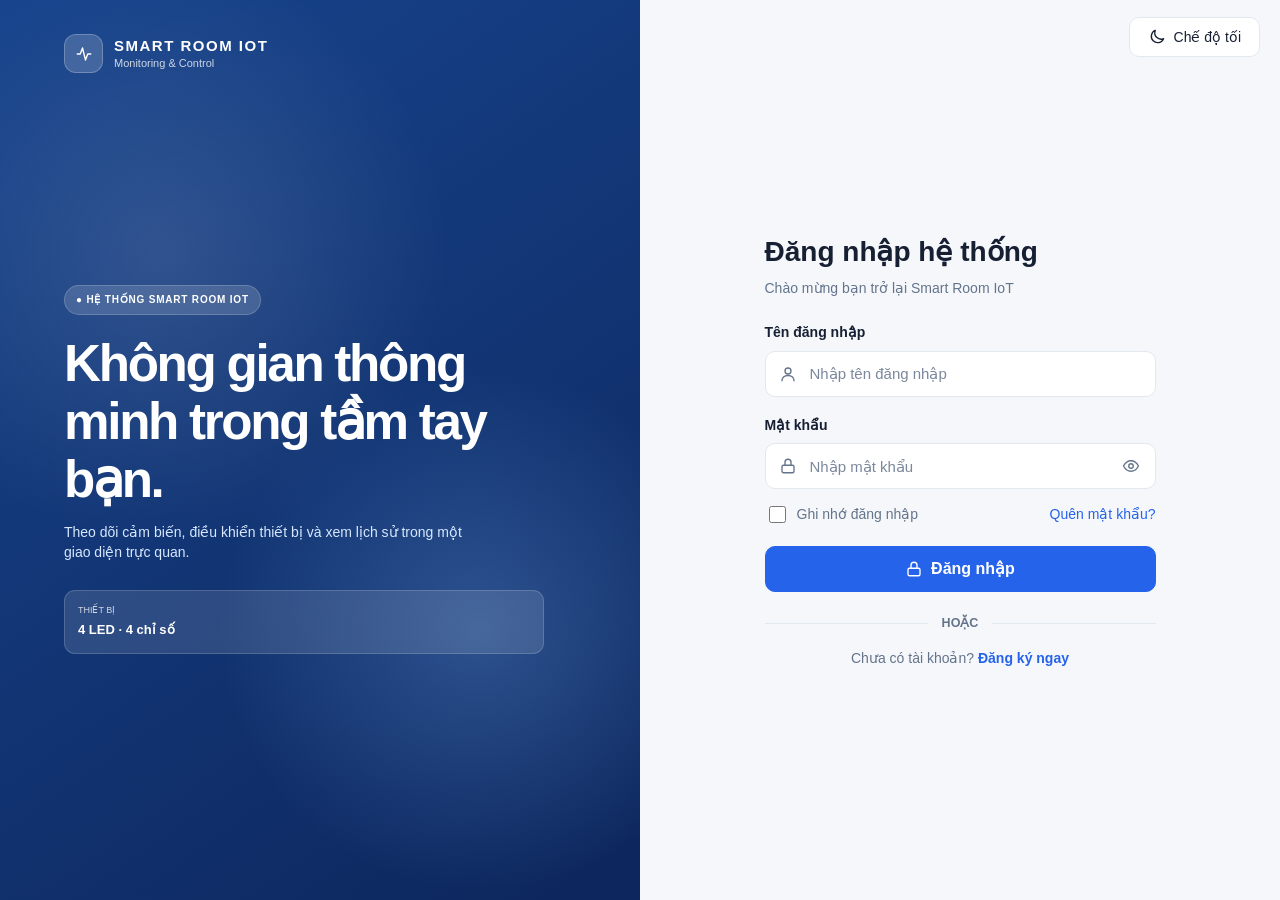
<file: frontend/index.html>
<!DOCTYPE html>
<html lang="vi">
<head>
  <meta charset="UTF-8">
  <title>Smart Room IoT</title>
  <script>location.replace(localStorage.getItem('sr_token') || sessionStorage.getItem('sr_token') ? 'dashboard.html' : 'login.html');</script>
</head>
<body></body>
</html>
</file>
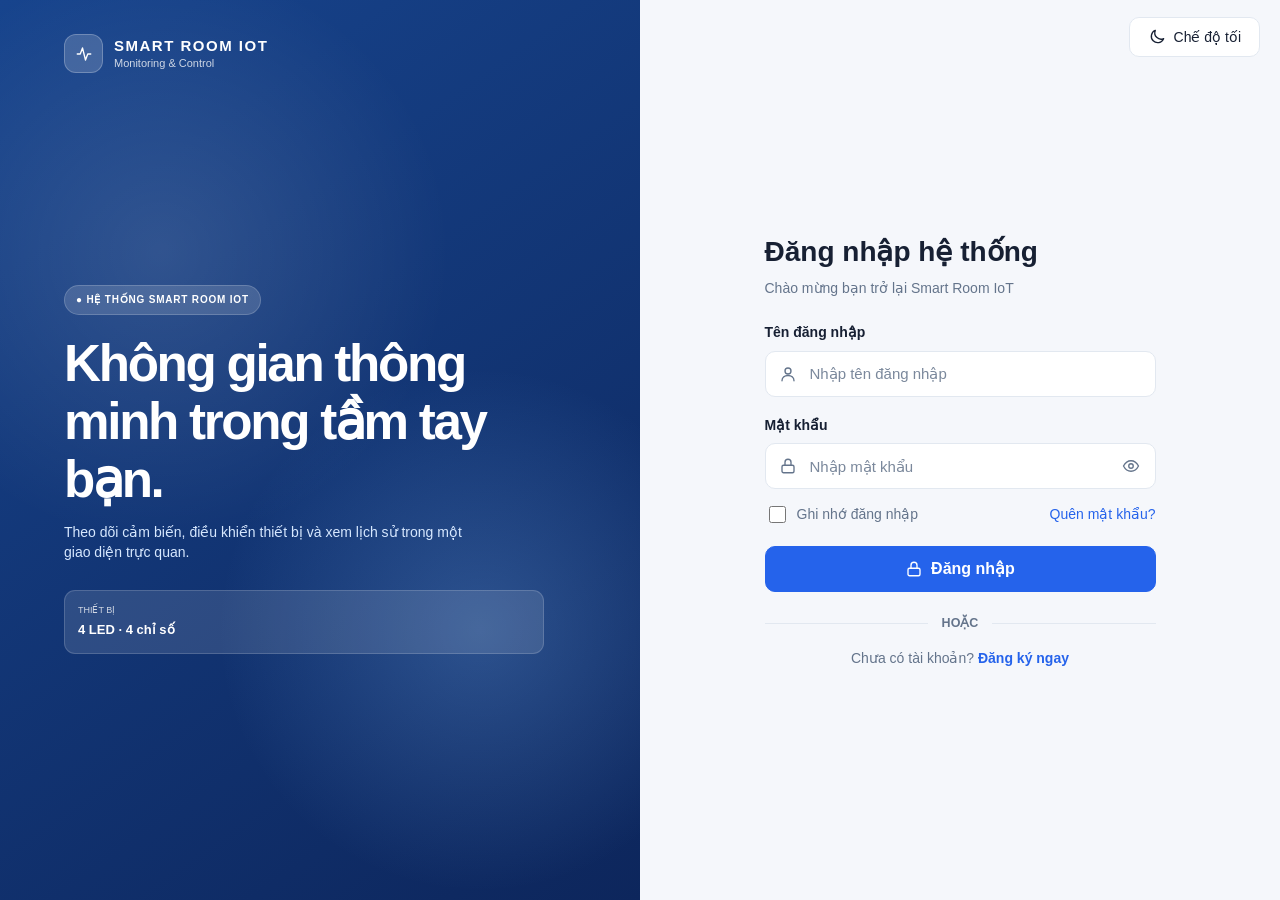
<file: frontend/action-history.html>
<!doctype html>
<html lang="vi">
<head>
  <meta charset="UTF-8"><meta name="viewport" content="width=device-width, initial-scale=1">
  <title>Lịch sử hoạt động - Smart Room IoT</title>
  <script src="js/theme.js"></script>
  <link rel="stylesheet" href="css/base.css"><link rel="stylesheet" href="css/layout.css">
  <link rel="stylesheet" href="css/history.css"><link rel="stylesheet" href="css/redesign.css?v=clean1">
</head>
<body>
  <div class="shell"><nav class="sidebar" id="sidebar" aria-label="Điều hướng chính"></nav>
    <div class="work-area"><div id="topbar"></div>
      <main class="shell-main history-main">
        <div class="section-intro"><div><span class="eyebrow">DỮ LIỆU / HOẠT ĐỘNG</span>
          <h2>Lịch sử điều khiển</h2><p>Theo dõi lệnh bật/tắt, kết quả và thời gian phản hồi.</p></div>
          <span class="records-counter" id="total-chip">0 hành động</span></div>
        <form id="filter-form" class="card search-panel" novalidate>
          <div class="search-grid action-search-grid">
            <div class="field grow"><label for="f-time">Thời gian kích hoạt</label>
              <div class="input-wrap"><i data-icon="clock"></i>
                <input class="input" id="f-time" type="text" autocomplete="off" maxlength="30"
                  placeholder="YYYY-MM-DD HH:mm:ss"></div></div>
            <div class="field"><label for="f-actuator">Thiết bị</label><select class="select" id="f-actuator">
              <option value="">Tất cả</option><option value="LIGHT">Đèn LED</option><option value="FAN">Quạt</option>
              <option value="LED3">LED 3</option><option value="LED4">LED 4</option></select></div>
            <div class="field"><label for="f-action">Hành động</label><select class="select" id="f-action">
              <option value="">Tất cả</option><option value="ON">BẬT</option><option value="OFF">TẮT</option></select></div>
            <div class="field"><label for="f-status">Trạng thái</label><select class="select" id="f-status">
              <option value="">Tất cả</option><option value="SUCCESS">Thành công</option>
              <option value="FAILED">Thất bại</option><option value="PENDING">Đang chờ</option></select></div>
            <button class="btn btn-primary" type="submit"><i data-icon="search"></i>Tìm kiếm</button>
            <button class="btn" type="button" id="btn-reset"><i data-icon="refresh"></i>Đặt lại</button>
          </div>
          <div class="search-hint" id="precision-hint" aria-live="polite"></div>
          <div class="field-error" id="f-time-error"></div>
        </form>
        <section class="card data-panel">
          <div class="panel-heading"><div><span class="eyebrow">NHẬT KÝ</span><h3>Hành động điều khiển</h3></div>
            <span class="muted" id="count-text"></span></div>
          <div class="table-scroll"><table class="table"><thead><tr>
            <th>ID</th><th>Thiết bị</th><th>Hành động</th><th>Trạng thái</th>
            <th>Thời gian kích hoạt</th><th>Phản hồi</th>
          </tr></thead><tbody id="tbody"></tbody></table></div>
          <div class="table-foot"><div class="table-meta"><span id="range-text"></span>
            <label class="page-size-label" for="page-size">Bản ghi/trang
              <input class="input page-size" id="page-size" type="number" min="1" max="100" value="10" inputmode="numeric"></label></div>
            <div class="pager" id="pager"></div></div>
        </section>
      </main>
    </div>
  </div>
  <script src="js/utils.js"></script><script src="js/auth.js"></script><script src="js/api.js?v=live2"></script>
  <script src="js/layout.js?v=profile2"></script><script src="js/pager.js"></script><script src="js/action-history.js?v=live2"></script>
</body>
</html>
</file>
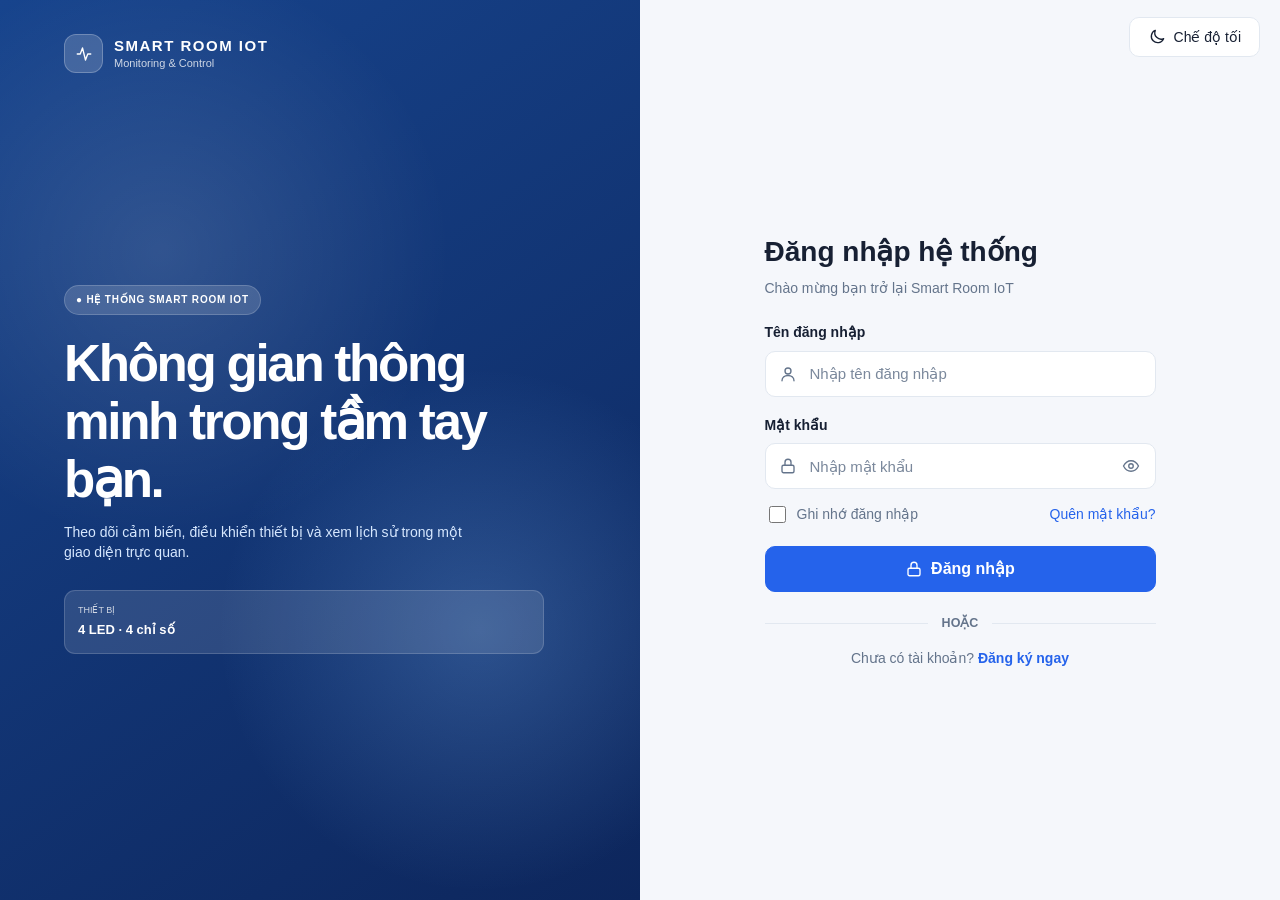
<file: frontend/dashboard.html>
<!doctype html>
<html lang="vi">
<head>
  <meta charset="UTF-8"><meta name="viewport" content="width=device-width, initial-scale=1">
  <title>Bảng điều khiển - Smart Room IoT</title>
  <script src="js/theme.js"></script>
  <link rel="stylesheet" href="css/base.css"><link rel="stylesheet" href="css/layout.css">
  <link rel="stylesheet" href="css/dashboard.css"><link rel="stylesheet" href="css/redesign.css?v=clean1">
</head>
<body>
  <div class="shell">
    <nav class="sidebar" id="sidebar" aria-label="Điều hướng chính"></nav>
    <div class="work-area"><div id="topbar"></div>
      <main class="shell-main dashboard-main">
        <div class="section-intro"><div><span class="eyebrow">TỔNG QUAN PHÒNG THÔNG MINH</span>
          <h2>Giám sát và điều khiển</h2><p>Bốn chỉ số môi trường và bốn LED qua ESP8266.</p></div>
          <span class="demo-notice"><span class="status-dot"></span> Dữ liệu từ ESP8266</span></div>
        <section class="metric-grid" aria-label="Chỉ số cảm biến">
          <article class="card metric-card metric-temp" id="card-temp">
            <div class="metric-top"><span>NHIỆT ĐỘ</span><span class="metric-icon"><i data-icon="thermometer"></i></span></div>
            <div class="metric-value" id="v-temp">--</div>
            <div class="metric-bottom"><span id="n-temp">Chưa có dữ liệu</span><span>DHT11</span></div>
          </article>
          <article class="card metric-card metric-hum" id="card-hum">
            <div class="metric-top"><span>ĐỘ ẨM</span><span class="metric-icon"><i data-icon="droplet"></i></span></div>
            <div class="metric-value" id="v-hum">--</div>
            <div class="metric-bottom"><span id="n-hum">Chưa có dữ liệu</span><span>DHT11</span></div>
          </article>
          <article class="card metric-card metric-light" id="card-light">
            <div class="metric-top"><span>ÁNH SÁNG</span><span class="metric-icon"><i data-icon="sun"></i></span></div>
            <div class="metric-value" id="v-light">--</div>
            <div class="metric-bottom"><span id="n-light">Chưa có dữ liệu</span><span>A0</span></div>
          </article>
          <article class="card metric-card metric-random" id="card-random">
            <div class="metric-top"><span>GIÁ TRỊ MÔ PHỎNG</span><span class="metric-icon"><i data-icon="sparkles"></i></span></div>
            <div class="metric-value" id="v-random">--</div>
            <div class="metric-bottom"><span id="n-random">Chưa có dữ liệu</span><span>ESP8266</span></div>
          </article>
        </section>
        <div class="chart-grid">
          <section class="card telemetry-panel">
            <div class="panel-heading"><div><span class="eyebrow">DỮ LIỆU THỰC</span><h3>Nhiệt độ, độ ẩm và ánh sáng</h3></div>
              <a class="subtle-link" href="sensor-history.html">Xem lịch sử →</a></div>
            <div class="chart-box"><canvas id="climate-chart" aria-label="Biểu đồ nhiệt độ, độ ẩm và ánh sáng"></canvas></div>
          </section>
          <section class="card telemetry-panel">
            <div class="panel-heading"><div><span class="eyebrow">DỮ LIỆU MÔ PHỎNG</span><h3>Giá trị ngẫu nhiên</h3></div></div>
            <div class="chart-box"><canvas id="ambient-chart" aria-label="Biểu đồ giá trị ngẫu nhiên mô phỏng"></canvas></div>
          </section>
        </div>
        <section class="card device-panel">
          <div class="panel-heading"><div><span class="eyebrow">THIẾT BỊ</span><h3>Điều khiển bốn LED</h3></div></div>
          <div class="device-grid" id="devices"></div>
          <p class="panel-footnote">Trạng thái chỉ đổi khi ESP8266 xác nhận lệnh qua MQTT.</p>
        </section>
        <section class="card dashboard-recent">
          <div class="panel-heading"><div><span class="eyebrow">GẦN ĐÂY</span><h3>Lịch sử điều khiển mới nhất</h3></div>
            <a class="subtle-link" href="action-history.html">Xem tất cả →</a></div>
          <div class="recent-list" id="recent"></div>
        </section>
      </main>
    </div>
  </div>
  <script src="lib/chart.umd.min.js"></script><script src="js/utils.js"></script>
  <script src="js/auth.js"></script><script src="js/api.js?v=live2"></script>
  <script src="js/layout.js?v=profile2"></script><script src="js/dashboard.js?v=live2"></script>
</body>
</html>
</file>
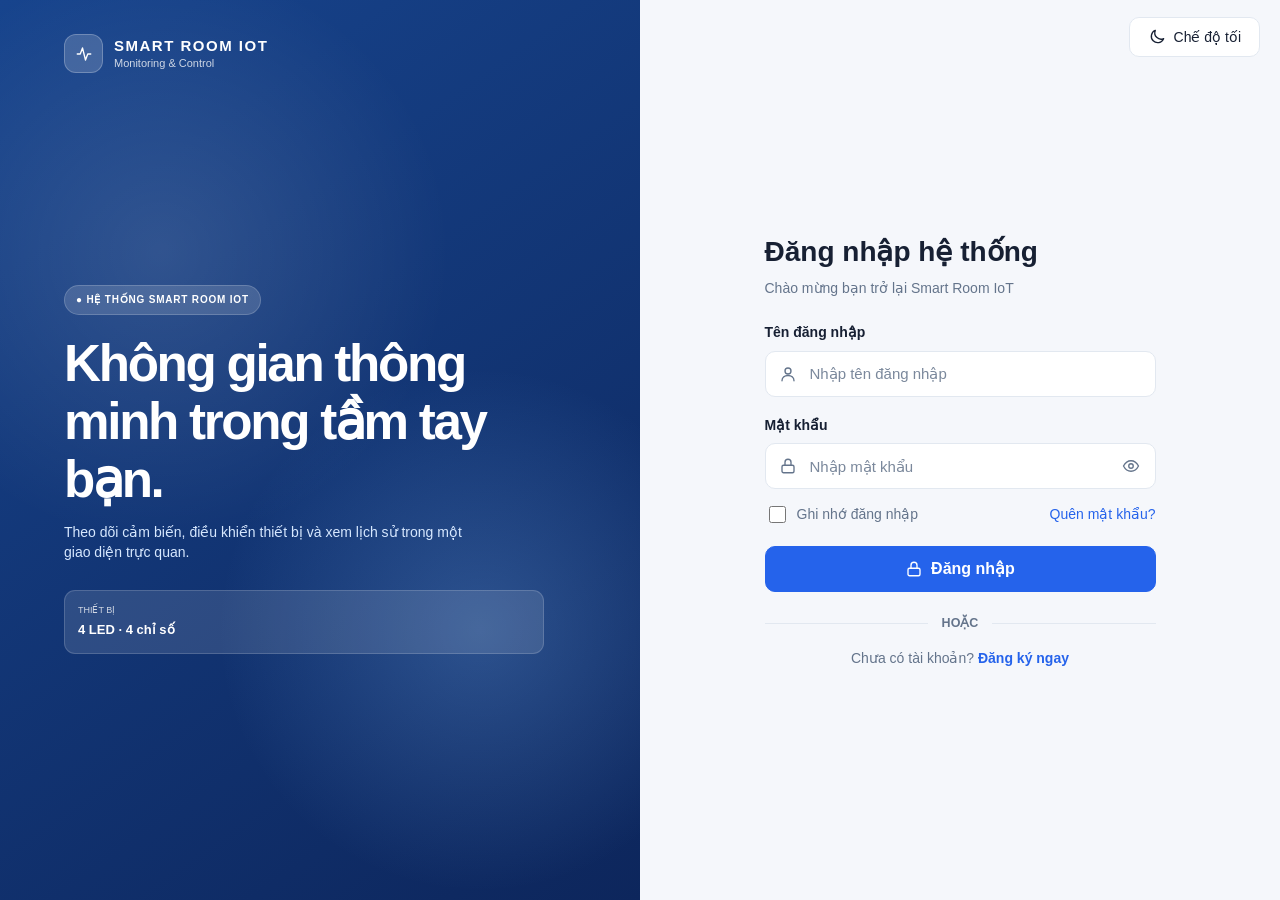
<file: frontend/login.html>
<!DOCTYPE html>
<html lang="vi">
<head>
  <meta charset="UTF-8">
  <meta name="viewport" content="width=device-width, initial-scale=1">
  <title>Đăng nhập - Smart Room IoT</title>
  <script src="js/theme.js?v=theme2"></script>
  <link rel="stylesheet" href="css/base.css?v=theme2">
  <link rel="stylesheet" href="css/login.css?v=theme2">
  <link rel="stylesheet" href="css/redesign.css?v=authcenter1">
</head>
<body>
  <button class="btn theme-toggle auth-theme-toggle" type="button" data-theme-toggle>Chế độ tối</button>
  <main class="auth-page">
    <aside class="auth-hero"><div class="auth-hero-top"><span class="auth-mark"><i data-icon="activity"></i></span>
      <span><strong>SMART ROOM IOT</strong><small>Monitoring & Control</small></span></div>
      <div class="auth-hero-copy"><span class="hero-pill">● HỆ THỐNG SMART ROOM IOT</span>
        <h2>Không gian thông minh trong tầm tay bạn.</h2>
        <p>Theo dõi cảm biến, điều khiển thiết bị và xem lịch sử trong một giao diện trực quan.</p>
        <div class="hero-mini-grid"><span><small>THIẾT BỊ</small><strong>4 LED · 4 chỉ số</strong></span></div></div>
    </aside>
    <form class="auth-card" id="login-form" novalidate>
      <div class="auth-logo"><i data-icon="home"></i></div>
      <h1 class="auth-title">Đăng nhập hệ thống</h1>
      <p class="auth-sub">Chào mừng bạn trở lại Smart Room IoT</p>

      <div id="form-ok" class="form-ok hidden"></div>
      <div id="form-error" class="form-error hidden"></div>

      <div class="field">
        <label for="username">Tên đăng nhập</label>
        <div class="input-wrap">
          <i data-icon="user"></i>
          <input class="input" id="username" type="text" placeholder="Nhập tên đăng nhập" autocomplete="username">
        </div>
        <div class="field-error" id="username-error"></div>
      </div>

      <div class="field">
        <label for="password">Mật khẩu</label>
        <div class="input-wrap has-eye">
          <i data-icon="lock"></i>
          <input class="input" id="password" type="password" placeholder="Nhập mật khẩu" autocomplete="current-password">
          <button type="button" class="toggle-eye" data-target="password" aria-label="Hiện/ẩn mật khẩu"></button>
        </div>
        <div class="field-error" id="password-error"></div>
      </div>

      <div class="auth-row">
        <label class="check"><input type="checkbox" id="remember"> Ghi nhớ đăng nhập</label>
        <a href="#" id="forgot">Quên mật khẩu?</a>
      </div>

      <button class="btn btn-primary btn-block" type="submit" id="submit"><i data-icon="lock"></i>Đăng nhập</button>

      <div class="auth-or">HOẶC</div>
      <p class="auth-foot">Chưa có tài khoản? <a href="register.html">Đăng ký ngay</a></p>
    </form>
  </main>

  <script src="js/utils.js?v=theme2"></script>
  <script src="js/auth.js?v=theme2"></script>
  <script src="js/api.js?v=live2"></script>
  <script src="js/login.js?v=theme2"></script>
</body>
</html>
</file>
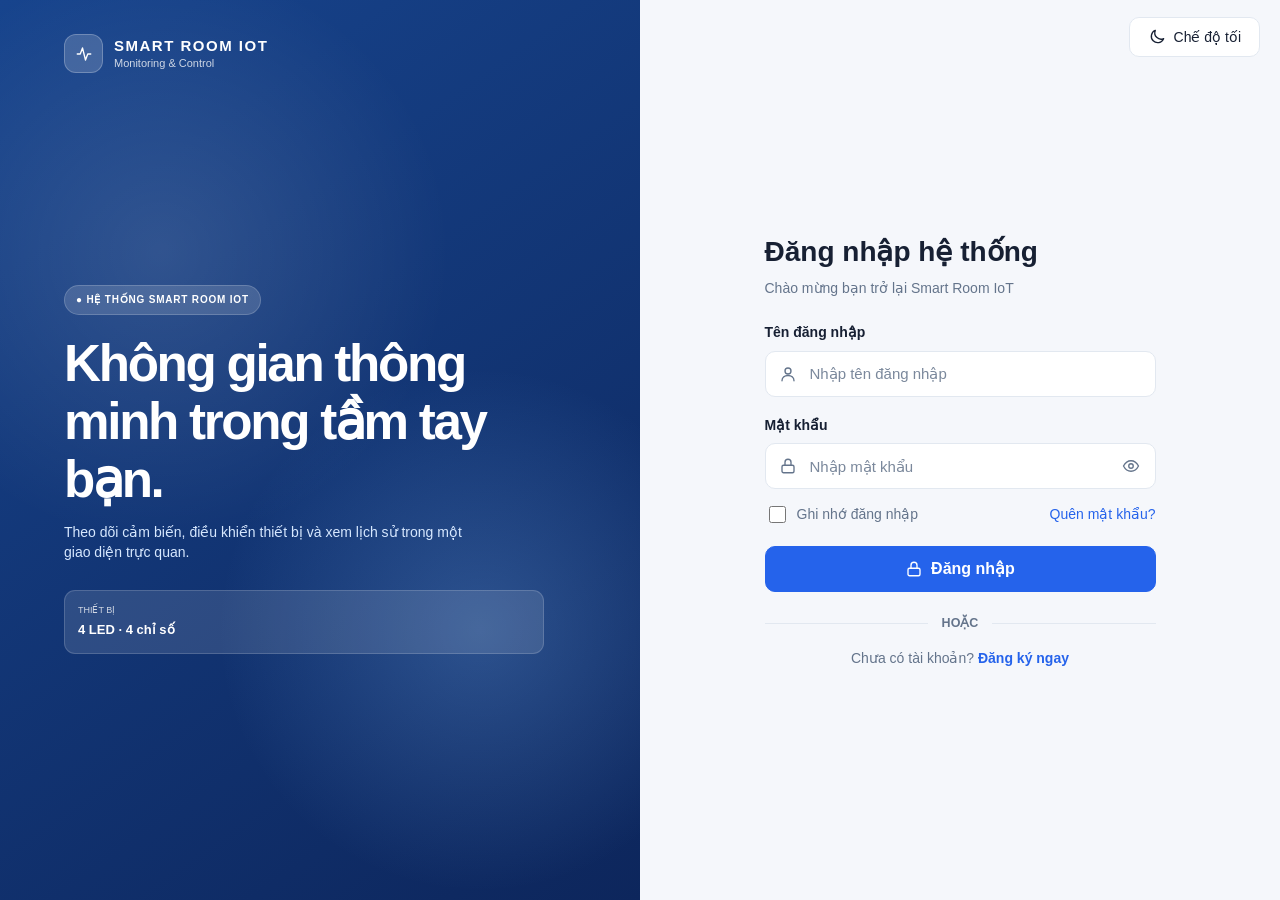
<file: frontend/profile.html>
<!doctype html>
<html lang="vi">
<head>
  <meta charset="UTF-8"><meta name="viewport" content="width=device-width, initial-scale=1">
  <title>Thông tin tài khoản - Smart Room IoT</title>
  <script src="js/theme.js"></script>
  <link rel="stylesheet" href="css/base.css"><link rel="stylesheet" href="css/layout.css">
  <link rel="stylesheet" href="css/profile.css"><link rel="stylesheet" href="css/redesign.css?v=profile2">
</head>
<body>
  <div class="shell"><nav class="sidebar" id="sidebar" aria-label="Điều hướng chính"></nav>
    <div class="work-area"><div id="topbar"></div>
      <main class="shell-main profile-main">
        <div class="section-intro"><div><span class="eyebrow">TÀI KHOẢN / HỒ SƠ</span>
          <h2>Thông tin tài khoản</h2><p>Xem và chỉnh sửa thông tin tài khoản của bạn.</p></div></div>
        <div class="profile-layout">
          <section class="card profile-overview">
            <div class="profile-banner"><span class="profile-avatar" id="avatar">?</span>
              <span><strong id="cover-name">…</strong><small id="role-badge">QUẢN TRỊ</small></span></div>
            <div class="profile-content"><div class="panel-heading"><div><span class="eyebrow">THÔNG TIN CÁ NHÂN</span>
              <h3>Chi tiết tài khoản</h3></div></div>
              <div class="profile-grid">
                <div class="field"><label for="p-code">ID tài khoản</label><input class="input" id="p-code" readonly></div>
                <div class="field"><label for="p-role">Vai trò</label><input class="input" id="p-role" readonly></div>
                <div class="field"><label for="p-name">Họ và tên</label><input class="input" id="p-name" readonly maxlength="100">
                  <div class="field-error" id="p-name-error"></div></div>
                <div class="field"><label for="p-email">Email</label><input class="input" id="p-email" readonly maxlength="100">
                  <div class="field-error" id="p-email-error"></div></div>
              </div>
              <div class="profile-actions" id="actions-view">
                <button class="btn" type="button" id="btn-pass">Thay đổi mật khẩu</button>
                <button class="btn btn-primary" type="button" id="btn-edit">Chỉnh sửa hồ sơ</button></div>
              <div class="profile-actions hidden" id="actions-edit">
                <button class="btn" type="button" id="btn-cancel">Hủy</button>
                <button class="btn btn-primary" type="button" id="btn-save">Lưu thay đổi</button></div>
            </div>
          </section>
          <section class="card resources-panel">
            <div class="panel-heading"><div><span class="eyebrow">LIÊN KẾT</span><h3>Tài nguyên dự án</h3></div></div>
            <p class="muted">Điền liên kết của chính bạn để mở nhanh khi trình bày.</p>
            <div class="resource-list">
              <label>GitHub <input class="input" type="url" id="link-github" placeholder="https://github.com/..."></label>
              <label>Figma <input class="input" type="url" id="link-figma" placeholder="https://figma.com/..."></label>
              <label>Postman <input class="input" type="url" id="link-postman" placeholder="https://postman.com/..."></label>
              <a class="report-download" href="documents/LeDucMinh-B23DCAT193-IOT.pdf" download="LeDucMinh-B23DCAT193-IOT.pdf" type="application/pdf" aria-label="Tải báo cáo cuối cùng dạng PDF">
                <span><strong>Báo cáo cuối cùng</strong><small>PDF · 38 trang</small></span>
                <span aria-hidden="true">Tải xuống ↓</span>
              </a>
            </div>
            <div class="resource-actions"><button class="btn btn-primary" type="button" id="save-links">Lưu liên kết</button>
              <button class="btn" type="button" id="open-link" disabled>Mở liên kết đang chọn ↗</button></div>
          </section>
        </div>
      </main>
    </div>
  </div>
  <dialog id="pass-dialog"><form id="pass-form" novalidate>
    <h3>Thay đổi mật khẩu</h3><p class="muted">Nhập mật khẩu hiện tại để xác nhận.</p>
    <div id="pass-error" class="form-error hidden"></div>
    <div class="field"><label for="d-current">Mật khẩu hiện tại</label><input class="input" type="password" id="d-current" autocomplete="current-password"><div class="field-error" id="d-current-error"></div></div>
    <div class="field"><label for="d-new">Mật khẩu mới</label><input class="input" type="password" id="d-new" autocomplete="new-password"><div class="field-error" id="d-new-error"></div></div>
    <div class="field"><label for="d-confirm">Xác nhận mật khẩu</label><input class="input" type="password" id="d-confirm" autocomplete="new-password"><div class="field-error" id="d-confirm-error"></div></div>
    <div class="dialog-actions"><button class="btn" type="button" id="d-cancel">Hủy</button><button class="btn btn-primary" type="submit">Cập nhật</button></div>
  </form></dialog>
  <script src="js/utils.js"></script><script src="js/auth.js"></script><script src="js/api.js?v=live2"></script>
  <script src="js/layout.js?v=profile2"></script><script src="js/profile.js?v=profile2"></script>
</body>
</html>
</file>
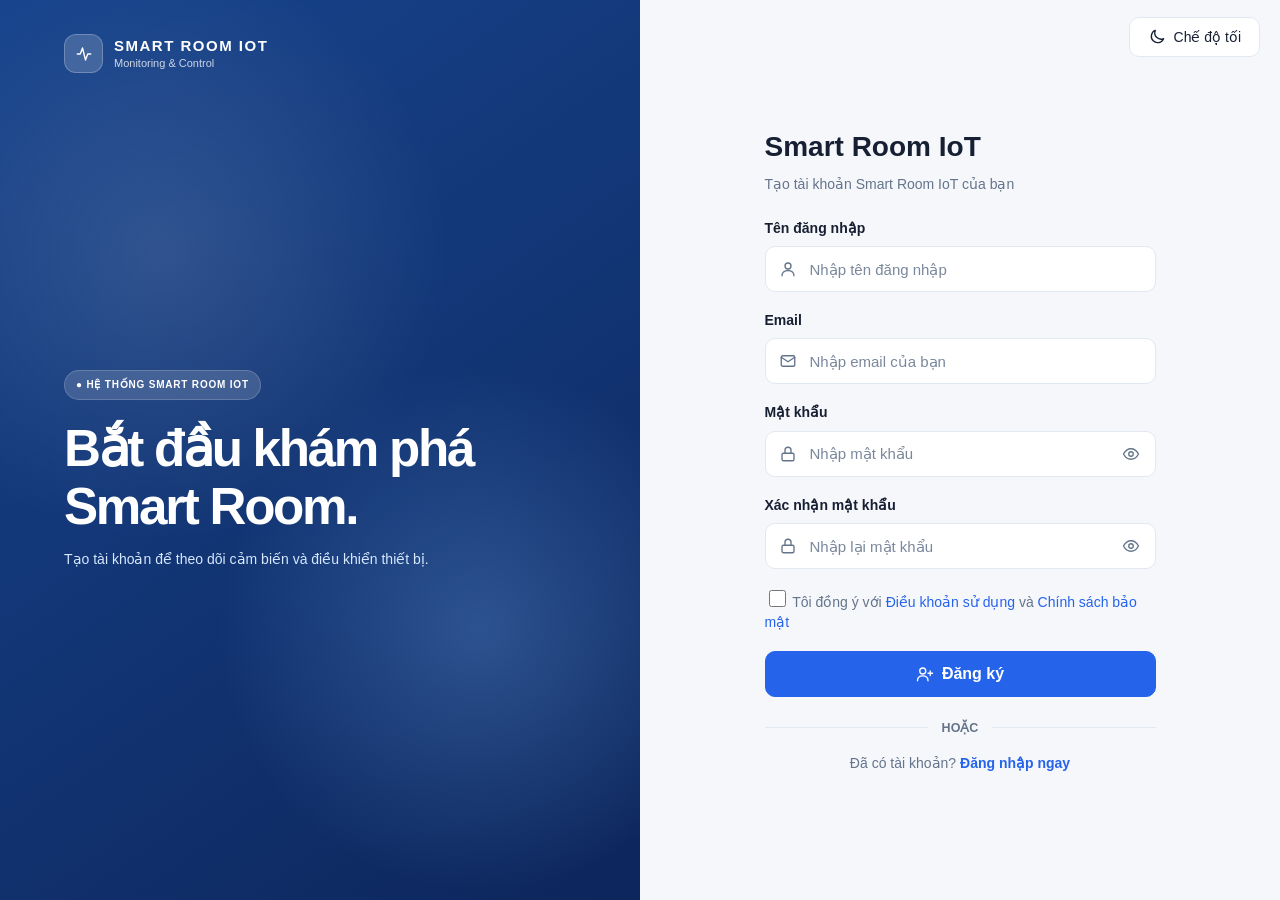
<file: frontend/register.html>
<!DOCTYPE html>
<html lang="vi">
<head>
  <meta charset="UTF-8">
  <meta name="viewport" content="width=device-width, initial-scale=1">
  <title>Đăng ký - Smart Room IoT</title>
  <script src="js/theme.js?v=theme2"></script>
  <link rel="stylesheet" href="css/base.css?v=theme2">
  <link rel="stylesheet" href="css/login.css?v=theme2">
  <link rel="stylesheet" href="css/redesign.css?v=authcenter1">
</head>
<body>
  <button class="btn theme-toggle auth-theme-toggle" type="button" data-theme-toggle>Chế độ tối</button>
  <main class="auth-page">
    <aside class="auth-hero"><div class="auth-hero-top"><span class="auth-mark"><i data-icon="activity"></i></span>
      <span><strong>SMART ROOM IOT</strong><small>Monitoring & Control</small></span></div>
      <div class="auth-hero-copy"><span class="hero-pill">● HỆ THỐNG SMART ROOM IOT</span>
        <h2>Bắt đầu khám phá Smart Room.</h2><p>Tạo tài khoản để theo dõi cảm biến và điều khiển thiết bị.</p></div>
    </aside>
    <form class="auth-card" id="register-form" novalidate>
      <div class="auth-logo"><i data-icon="home"></i></div>
      <h1 class="auth-title">Smart Room IoT</h1>
      <p class="auth-sub">Tạo tài khoản Smart Room IoT của bạn</p>

      <div id="form-error" class="form-error hidden"></div>

      <div class="field">
        <label for="username">Tên đăng nhập</label>
        <div class="input-wrap">
          <i data-icon="user"></i>
          <input class="input" id="username" type="text" placeholder="Nhập tên đăng nhập" autocomplete="username">
        </div>
        <div class="field-error" id="username-error"></div>
      </div>

      <div class="field">
        <label for="email">Email</label>
        <div class="input-wrap">
          <i data-icon="mail"></i>
          <input class="input" id="email" type="email" placeholder="Nhập email của bạn" autocomplete="email">
        </div>
        <div class="field-error" id="email-error"></div>
      </div>

      <div class="field">
        <label for="password">Mật khẩu</label>
        <div class="input-wrap has-eye">
          <i data-icon="lock"></i>
          <input class="input" id="password" type="password" placeholder="Nhập mật khẩu" autocomplete="new-password">
          <button type="button" class="toggle-eye" data-target="password" aria-label="Hiện/ẩn mật khẩu"></button>
        </div>
        <div class="field-error" id="password-error"></div>
      </div>

      <div class="field">
        <label for="confirm">Xác nhận mật khẩu</label>
        <div class="input-wrap has-eye">
          <i data-icon="lock"></i>
          <input class="input" id="confirm" type="password" placeholder="Nhập lại mật khẩu" autocomplete="new-password">
          <button type="button" class="toggle-eye" data-target="confirm" aria-label="Hiện/ẩn mật khẩu"></button>
        </div>
        <div class="field-error" id="confirm-error"></div>
      </div>

      <div class="field">
        <label class="check" style="font-weight:400">
          <input type="checkbox" id="terms">
          <span>Tôi đồng ý với <a href="#" class="soft-link">Điều khoản sử dụng</a> và <a href="#" class="soft-link">Chính sách bảo mật</a></span>
        </label>
        <div class="field-error" id="terms-error"></div>
      </div>

      <button class="btn btn-primary btn-block" type="submit" id="submit"><i data-icon="userPlus"></i>Đăng ký</button>

      <div class="auth-or">HOẶC</div>
      <p class="auth-foot">Đã có tài khoản? <a href="login.html">Đăng nhập ngay</a></p>
    </form>
  </main>

  <script src="js/utils.js?v=theme2"></script>
  <script src="js/auth.js?v=theme2"></script>
  <script src="js/api.js?v=live2"></script>
  <script src="js/register.js?v=theme2"></script>
</body>
</html>
</file>
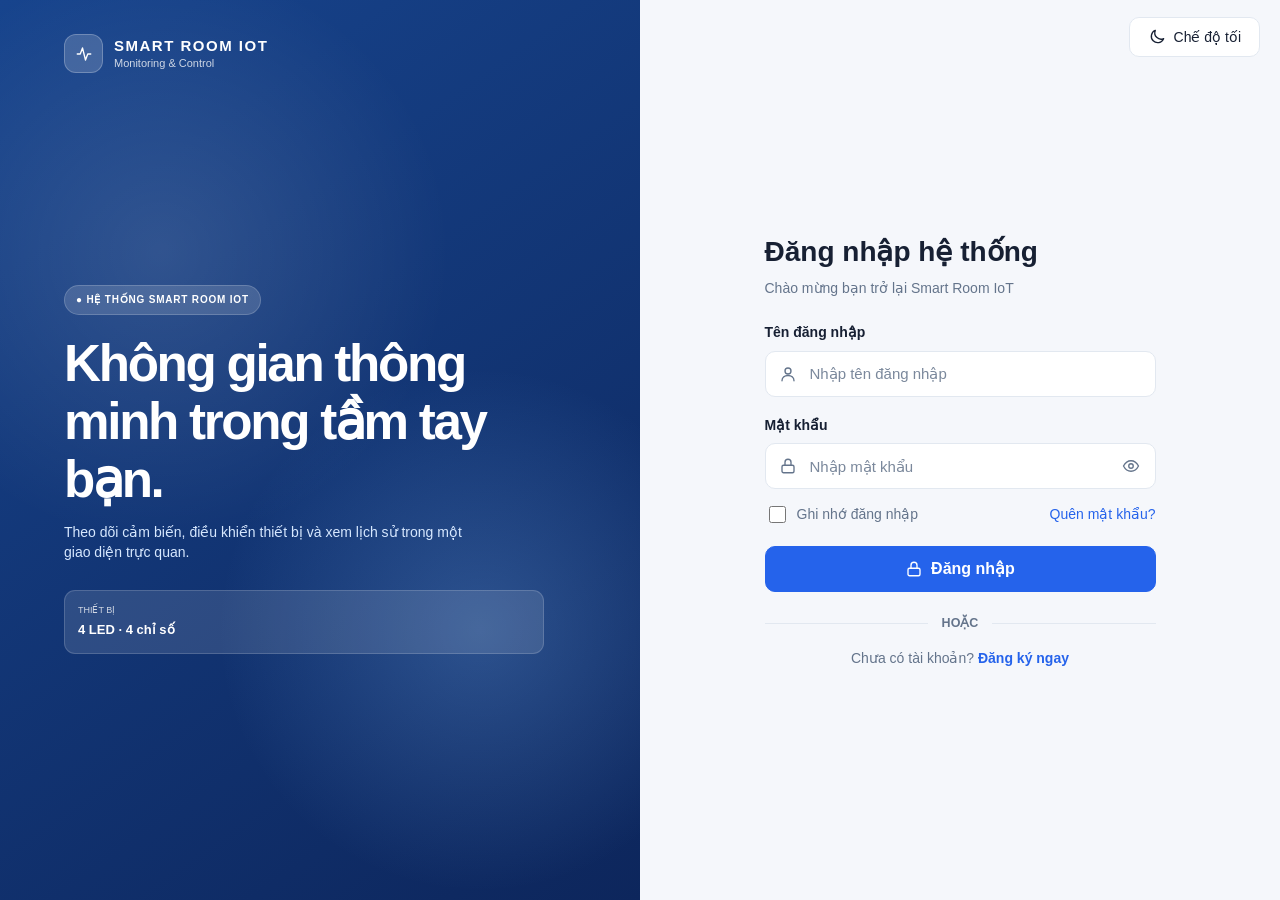
<file: frontend/sensor-history.html>
<!doctype html>
<html lang="vi">
<head>
  <meta charset="UTF-8"><meta name="viewport" content="width=device-width, initial-scale=1">
  <title>Dữ liệu cảm biến - Smart Room IoT</title>
  <script src="js/theme.js"></script>
  <link rel="stylesheet" href="css/base.css"><link rel="stylesheet" href="css/layout.css">
  <link rel="stylesheet" href="css/history.css"><link rel="stylesheet" href="css/redesign.css?v=clean1">
</head>
<body>
  <div class="shell"><nav class="sidebar" id="sidebar" aria-label="Điều hướng chính"></nav>
    <div class="work-area"><div id="topbar"></div>
      <main class="shell-main history-main">
        <div class="section-intro"><div><span class="eyebrow">DỮ LIỆU / CẢM BIẾN</span>
          <h2>Lịch sử cảm biến</h2><p>Tra cứu theo giá trị hoặc thời gian đo từ năm đến giây.</p></div>
          <span class="records-counter" id="total-chip">0 bản ghi</span></div>
        <form id="search-form" class="card search-panel" novalidate>
          <div class="search-grid">
            <div class="field grow"><label for="keyword">Từ khóa tìm kiếm</label>
              <div class="input-wrap"><i data-icon="search"></i>
                <input class="input" type="text" id="keyword" maxlength="50" autocomplete="off"
                  placeholder="Giá trị hoặc YYYY-MM-DD HH:mm:ss"></div></div>
            <div class="field"><label for="search-type">Tìm theo</label>
              <select class="select" id="search-type"><option value="ALL">Tất cả</option>
                <option value="TEMPERATURE">Nhiệt độ</option><option value="HUMIDITY">Độ ẩm</option>
                <option value="LIGHT">Ánh sáng</option><option value="RANDOM">Giá trị mô phỏng</option>
                <option value="TIME">Thời gian</option></select></div>
            <button class="btn btn-primary" type="submit"><i data-icon="search"></i>Tìm kiếm</button>
            <button class="btn" type="button" id="btn-reset"><i data-icon="refresh"></i>Đặt lại</button>
          </div>
          <div class="search-hint" id="precision-hint" aria-live="polite"></div>
          <div class="field-error" id="keyword-error"></div>
        </form>
        <section class="card data-panel">
          <div class="panel-heading"><div><span class="eyebrow">BẢNG DỮ LIỆU</span><h3>Bản ghi cảm biến</h3></div>
            <span class="muted" id="count-text"></span></div>
          <div class="table-scroll"><table class="table"><thead><tr>
            <th>ID</th><th>Cảm biến</th><th>Giá trị</th><th>Thời gian đo</th>
          </tr></thead><tbody id="tbody"></tbody></table></div>
          <div class="table-foot"><div class="table-meta"><span id="range-text"></span>
            <label class="page-size-label" for="page-size">Bản ghi/trang
              <input class="input page-size" id="page-size" type="number" min="1" max="100" value="10" inputmode="numeric"></label></div>
            <div class="pager" id="pager"></div></div>
        </section>
      </main>
    </div>
  </div>
  <script src="js/utils.js"></script><script src="js/auth.js"></script><script src="js/api.js?v=live2"></script>
  <script src="js/layout.js?v=profile2"></script><script src="js/pager.js"></script><script src="js/sensor-history.js?v=live2"></script>
</body>
</html>
</file>
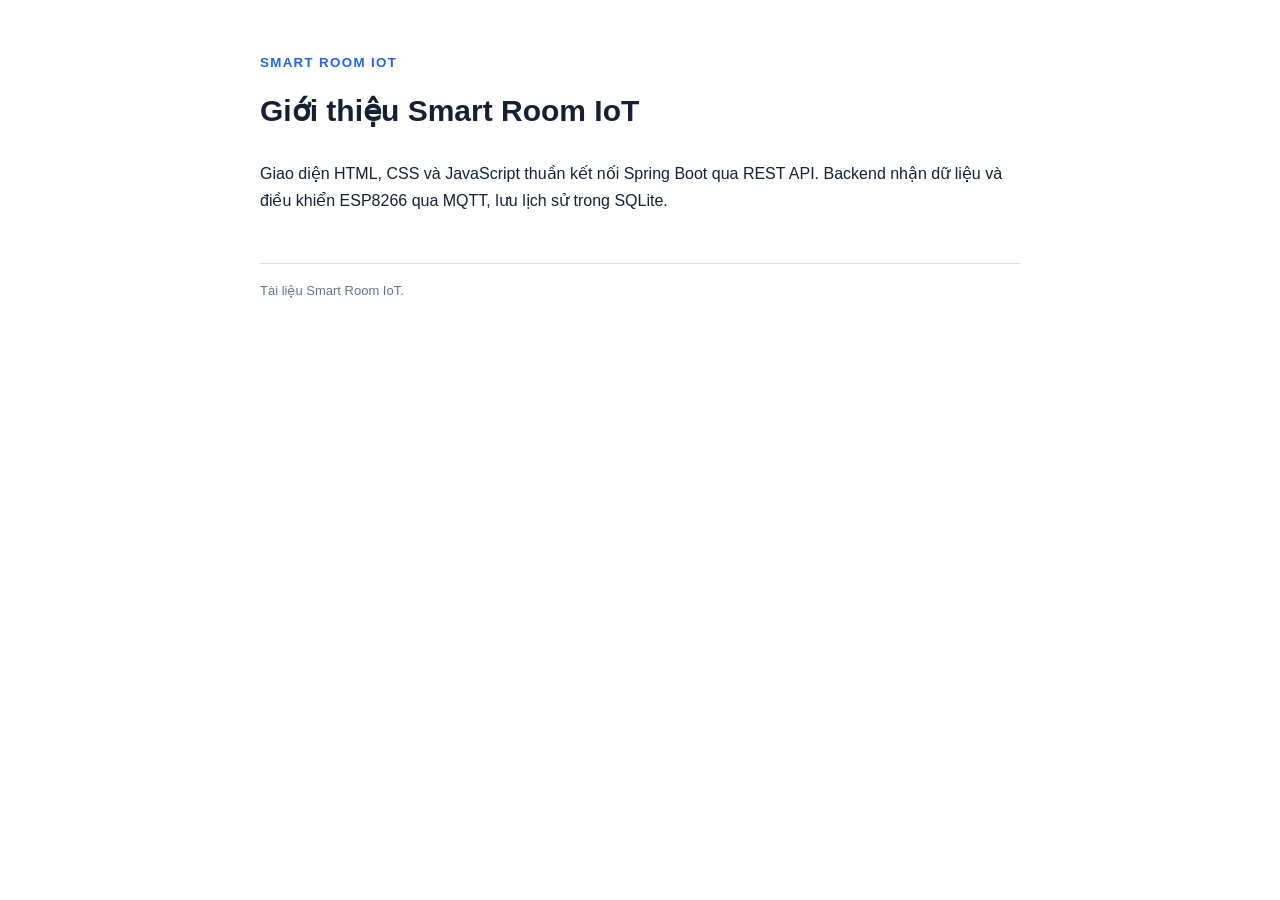
<file: frontend/documents/guide-01.html>
<!doctype html>
<html lang="vi"><head><meta charset="UTF-8"><meta name="viewport" content="width=device-width, initial-scale=1"><title>Giới thiệu Smart Room IoT</title>
<style>body{font:16px/1.7 Arial,sans-serif;max-width:760px;margin:48px auto;padding:0 28px;color:#172033}small{color:#2563eb;font-weight:bold;letter-spacing:.1em}h1{font-size:30px;margin:10px 0 24px}p{margin:0 0 18px}footer{margin-top:48px;padding-top:16px;border-top:1px solid #ddd;color:#64748b;font-size:13px}@media print{body{margin:24mm auto}}</style></head>
<body><small>SMART ROOM IOT</small><h1>Giới thiệu Smart Room IoT</h1><p>Giao diện HTML, CSS và JavaScript thuần kết nối Spring Boot qua REST API. Backend nhận dữ liệu và điều khiển ESP8266 qua MQTT, lưu lịch sử trong SQLite.</p><footer>Tài liệu Smart Room IoT.</footer></body></html>
</file>
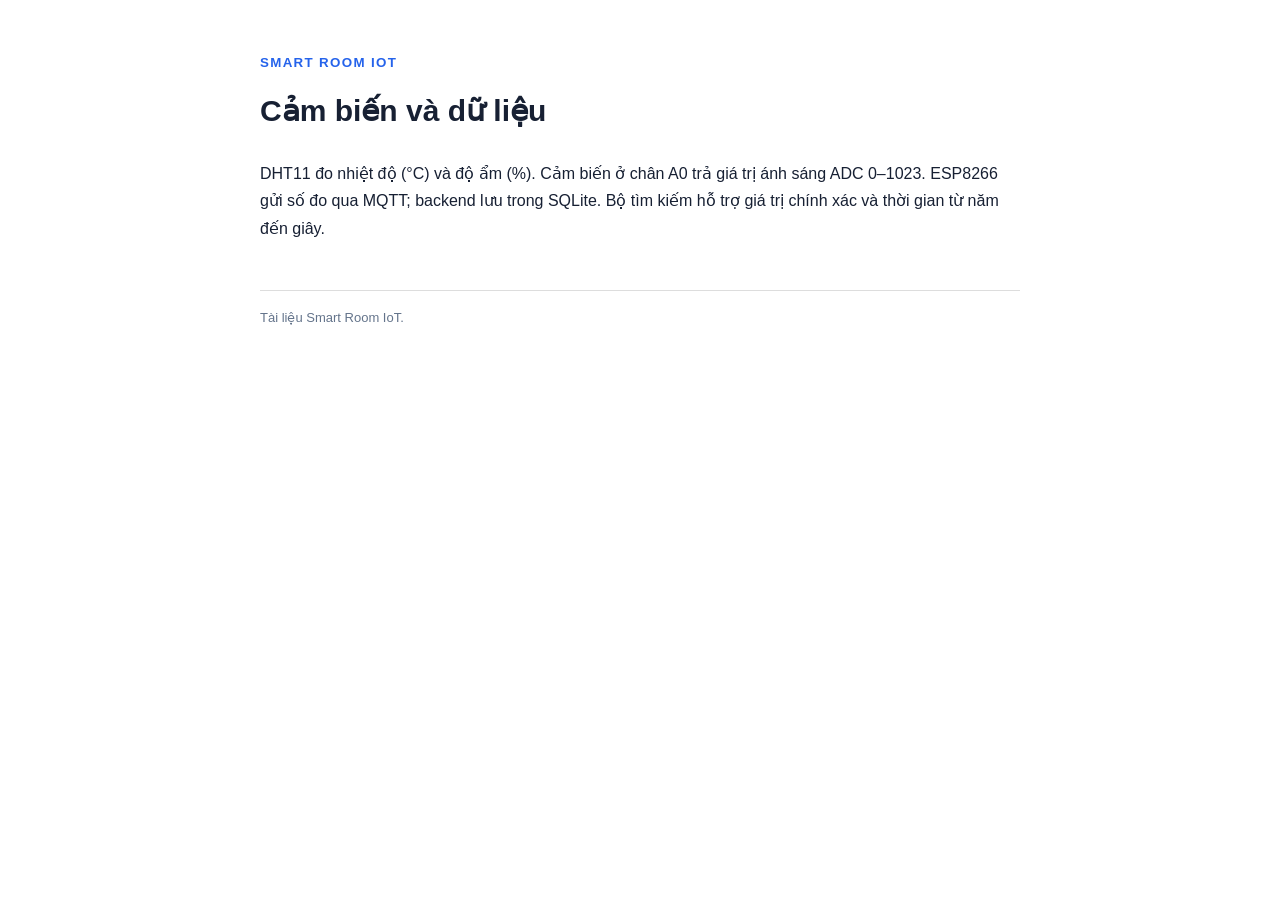
<file: frontend/documents/guide-02.html>
<!doctype html>
<html lang="vi"><head><meta charset="UTF-8"><meta name="viewport" content="width=device-width, initial-scale=1"><title>Cảm biến và dữ liệu mẫu</title>
<style>body{font:16px/1.7 Arial,sans-serif;max-width:760px;margin:48px auto;padding:0 28px;color:#172033}small{color:#2563eb;font-weight:bold;letter-spacing:.1em}h1{font-size:30px;margin:10px 0 24px}p{margin:0 0 18px}footer{margin-top:48px;padding-top:16px;border-top:1px solid #ddd;color:#64748b;font-size:13px}@media print{body{margin:24mm auto}}</style></head>
<body><small>SMART ROOM IOT</small><h1>Cảm biến và dữ liệu</h1><p>DHT11 đo nhiệt độ (°C) và độ ẩm (%). Cảm biến ở chân A0 trả giá trị ánh sáng ADC 0–1023. ESP8266 gửi số đo qua MQTT; backend lưu trong SQLite. Bộ tìm kiếm hỗ trợ giá trị chính xác và thời gian từ năm đến giây.</p><footer>Tài liệu Smart Room IoT.</footer></body></html>
</file>
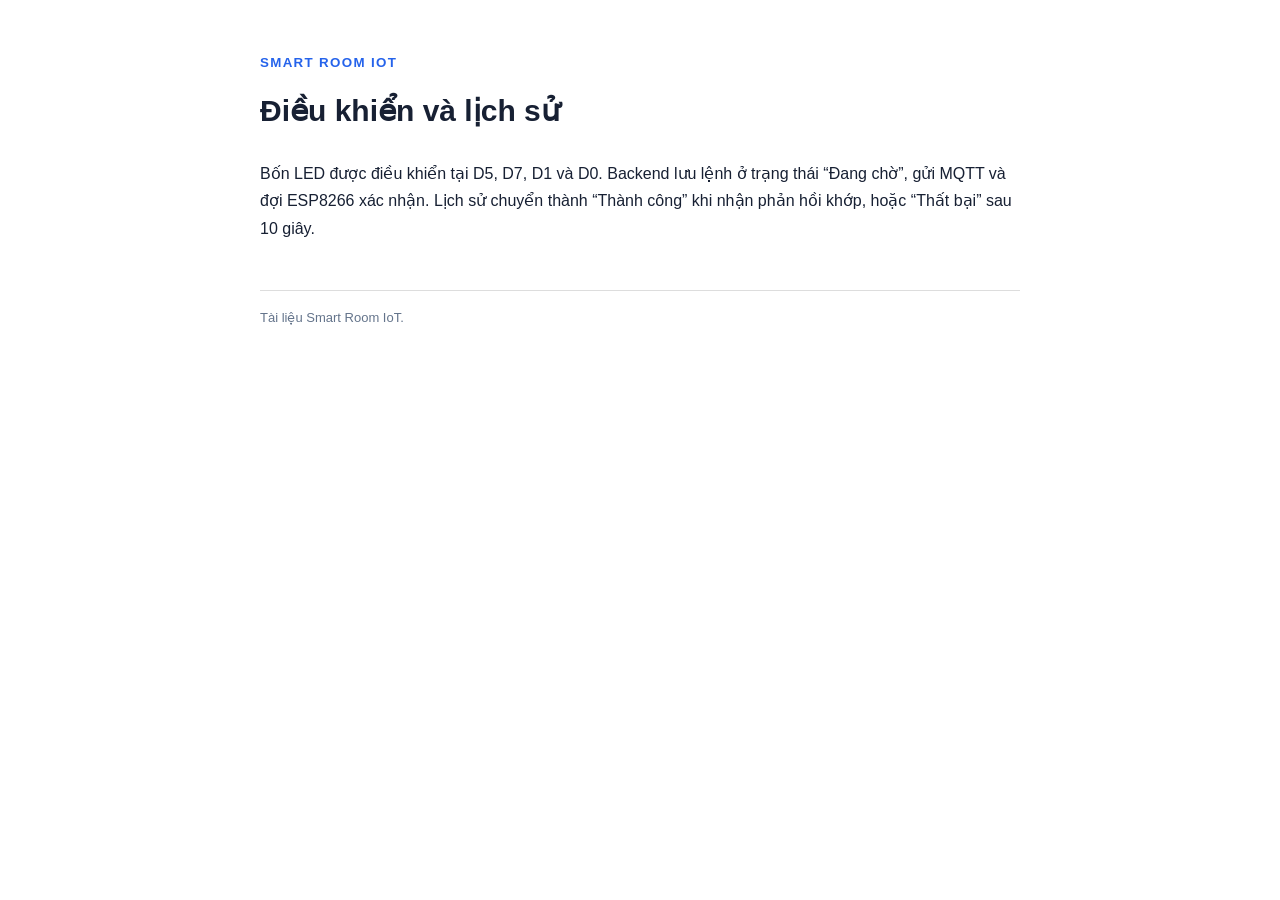
<file: frontend/documents/guide-03.html>
<!doctype html>
<html lang="vi"><head><meta charset="UTF-8"><meta name="viewport" content="width=device-width, initial-scale=1"><title>Điều khiển và lịch sử</title>
<style>body{font:16px/1.7 Arial,sans-serif;max-width:760px;margin:48px auto;padding:0 28px;color:#172033}small{color:#2563eb;font-weight:bold;letter-spacing:.1em}h1{font-size:30px;margin:10px 0 24px}p{margin:0 0 18px}footer{margin-top:48px;padding-top:16px;border-top:1px solid #ddd;color:#64748b;font-size:13px}@media print{body{margin:24mm auto}}</style></head>
<body><small>SMART ROOM IOT</small><h1>Điều khiển và lịch sử</h1><p>Bốn LED được điều khiển tại D5, D7, D1 và D0. Backend lưu lệnh ở trạng thái “Đang chờ”, gửi MQTT và đợi ESP8266 xác nhận. Lịch sử chuyển thành “Thành công” khi nhận phản hồi khớp, hoặc “Thất bại” sau 10 giây.</p><footer>Tài liệu Smart Room IoT.</footer></body></html>
</file>
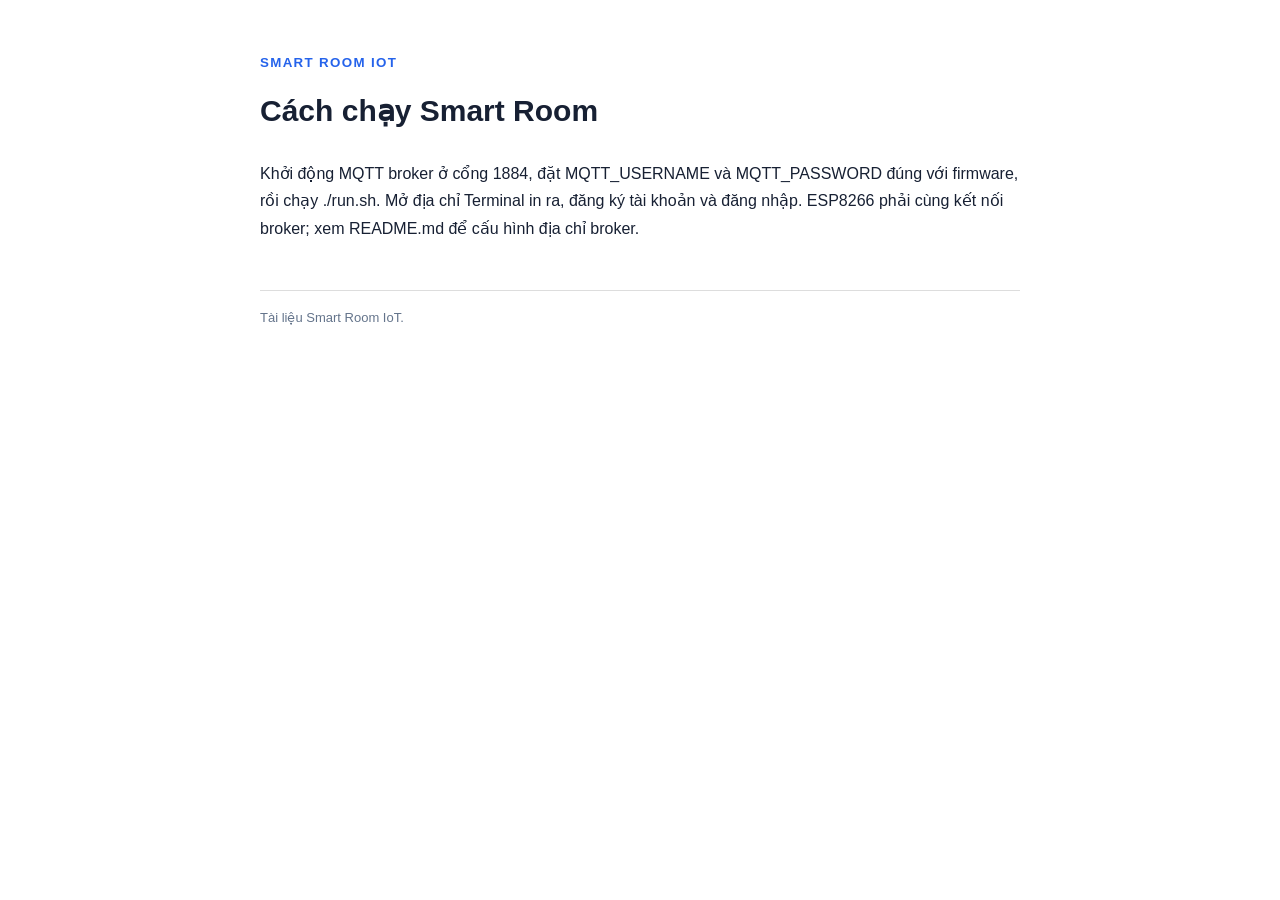
<file: frontend/documents/guide-04.html>
<!doctype html>
<html lang="vi"><head><meta charset="UTF-8"><meta name="viewport" content="width=device-width, initial-scale=1"><title>Cách chạy bản frontend</title>
<style>body{font:16px/1.7 Arial,sans-serif;max-width:760px;margin:48px auto;padding:0 28px;color:#172033}small{color:#2563eb;font-weight:bold;letter-spacing:.1em}h1{font-size:30px;margin:10px 0 24px}p{margin:0 0 18px}footer{margin-top:48px;padding-top:16px;border-top:1px solid #ddd;color:#64748b;font-size:13px}@media print{body{margin:24mm auto}}</style></head>
<body><small>SMART ROOM IOT</small><h1>Cách chạy Smart Room</h1><p>Khởi động MQTT broker ở cổng 1884, đặt MQTT_USERNAME và MQTT_PASSWORD đúng với firmware, rồi chạy ./run.sh. Mở địa chỉ Terminal in ra, đăng ký tài khoản và đăng nhập. ESP8266 phải cùng kết nối broker; xem README.md để cấu hình địa chỉ broker.</p><footer>Tài liệu Smart Room IoT.</footer></body></html>
</file>
<file: frontend/css/base.css>
:root {
  --bg: #f5f7fb;
  --card: #ffffff;
  --text: #172033;
  --muted: #64748b;
  --border: #e2e8f0;
  --control: #ffffff;
  --control-hover: #f8fafc;
  --table-head: #f4f6fa;
  --device-bg: #fbfcfe;
  --readonly: #f3f6fa;
  --chart-grid: #eef1f6;
  --on-primary: #ffffff;
  --toast-bg: #172033;
  --primary: #2563eb;
  --primary-dark: #1d4ed8;
  --primary-soft: #eaf1ff;
  --success: #16a34a;
  --success-soft: #e7f8ee;
  --warn: #f59e0b;
  --danger: #dc2626;
  --danger-soft: #fdecec;
  --radius: 12px;
  --shadow: 0 1px 2px rgba(15, 23, 42, .04), 0 4px 16px rgba(15, 23, 42, .04);
  color-scheme: light;
}

:root[data-theme="dark"] {
  --bg: #0e1726;
  --card: #172235;
  --text: #edf3fb;
  --muted: #b1bfd1;
  --border: #33445a;
  --control: #1b2b40;
  --control-hover: #273a52;
  --table-head: #202f44;
  --device-bg: #1a2a3f;
  --readonly: #223249;
  --chart-grid: #35465c;
  --on-primary: #0b1930;
  --toast-bg: #e5edf8;
  --primary: #89afff;
  --primary-dark: #a6c4ff;
  --primary-soft: #22395e;
  --success: #69df9a;
  --success-soft: #173b2f;
  --warn: #f6c454;
  --danger: #ff8b8b;
  --danger-soft: #48282f;
  --shadow: 0 4px 18px rgba(0, 0, 0, .18);
  color-scheme: dark;
}

* { box-sizing: border-box; }

html, body { margin: 0; padding: 0; }

body {
  font-family: Roboto, Inter, -apple-system, BlinkMacSystemFont, "Segoe UI", Helvetica, Arial, sans-serif;
  background: var(--bg);
  color: var(--text);
  font-size: 14px;
  line-height: 1.45;
}

h1, h2, h3, p { margin: 0; }
a { color: var(--primary); text-decoration: none; }
a:hover { text-decoration: underline; }
svg.icon { width: 18px; height: 18px; flex: none; stroke: currentColor; fill: none; stroke-width: 1.8; stroke-linecap: round; stroke-linejoin: round; }

/* ---------- buttons ---------- */
.btn {
  display: inline-flex; align-items: center; justify-content: center; gap: 8px;
  height: 40px; padding: 0 18px;
  border: 1px solid var(--border); border-radius: 10px;
  background: var(--control); color: var(--text);
  font: inherit; font-weight: 500; cursor: pointer;
  transition: background .15s, border-color .15s, box-shadow .15s;
}
.btn:hover { background: var(--control-hover); text-decoration: none; }
.btn:disabled { opacity: .55; cursor: not-allowed; }
.btn-primary { background: var(--primary); border-color: var(--primary); color: var(--on-primary); }
.btn-primary:hover { background: var(--primary-dark); }
.theme-toggle { white-space: nowrap; }
.btn-block { width: 100%; height: 46px; font-size: 16px; font-weight: 600; }
.btn-outline-primary { color: var(--primary); border-color: var(--primary); }
.btn-outline-primary:hover { background: var(--primary-soft); }

/* ---------- cards ---------- */
.card {
  background: var(--card);
  border: 1px solid var(--border);
  border-radius: var(--radius);
  box-shadow: var(--shadow);
  padding: 20px 22px;
}
.card-title { font-size: 18px; font-weight: 700; }
.card-sub { color: var(--muted); font-size: 13px; margin-top: 2px; }
.card-head { display: flex; align-items: flex-start; justify-content: space-between; gap: 12px; margin-bottom: 14px; }

/* ---------- forms ---------- */
.field { margin-bottom: 18px; }
.field label { display: block; font-weight: 600; margin-bottom: 8px; }
.input-wrap { position: relative; }
.input-wrap > .icon { position: absolute; left: 14px; top: 50%; transform: translateY(-50%); color: var(--muted); pointer-events: none; }
.input-wrap > .toggle-eye { position: absolute; right: 12px; top: 50%; transform: translateY(-50%); background: none; border: 0; color: var(--muted); cursor: pointer; padding: 4px; display: flex; }
.input, .select {
  width: 100%; height: 46px;
  border: 1px solid var(--border); border-radius: 10px;
  background: var(--control); color: var(--text);
  padding: 0 14px; font: inherit; font-size: 15px;
  outline: none; transition: border-color .15s, box-shadow .15s;
}
.input-wrap .input { padding-left: 44px; }
.input-wrap.has-eye .input { padding-right: 44px; }
.input::placeholder { color: var(--muted); opacity: .85; }
.input:focus, .select:focus { border-color: var(--primary); box-shadow: 0 0 0 3px rgba(37, 99, 235, .15); }
.input.invalid { border-color: var(--danger); }
.input[readonly] { background: var(--readonly); }
.field-error { color: var(--danger); font-size: 12.5px; margin-top: 6px; min-height: 0; }
.form-error { background: var(--danger-soft); color: var(--danger); border-radius: 10px; padding: 10px 14px; margin-bottom: 16px; font-size: 13.5px; }
.form-ok { background: var(--success-soft); color: var(--success); border-radius: 10px; padding: 10px 14px; margin-bottom: 16px; font-size: 13.5px; }
.hidden { display: none !important; }

.check { display: flex; align-items: center; gap: 8px; color: var(--muted); font-size: 14px; cursor: pointer; }
.check input { width: 17px; height: 17px; accent-color: var(--primary); }

/* ---------- chips / status ---------- */
.chip { display: inline-flex; align-items: center; gap: 7px; border-radius: 999px; padding: 6px 14px; font-size: 13px; font-weight: 500; }
.chip .dot { width: 8px; height: 8px; border-radius: 50%; background: currentColor; }
.chip-ok { background: var(--success-soft); color: var(--success); }
.chip-bad { background: var(--danger-soft); color: var(--danger); }
.chip-live { background: var(--primary-soft); color: var(--primary); font-weight: 700; font-size: 12px; letter-spacing: .3px; }
.chip-live .dot { opacity: .65; }

.st-success { color: var(--success); font-weight: 500; }
.st-pending { color: var(--warn); font-weight: 500; }
.st-failed { color: var(--danger); font-weight: 500; }

/* ---------- toast ---------- */
#toast-root { position: fixed; right: 20px; bottom: 20px; display: flex; flex-direction: column; gap: 10px; z-index: 1000; }
.toast { background: var(--toast-bg); color: var(--bg); border-radius: 10px; padding: 12px 16px; box-shadow: 0 8px 24px rgba(0, 0, 0, .2); max-width: 340px; animation: slidein .2s ease; }
.toast.error { background: var(--danger); }
.toast.success { background: var(--success); }
@keyframes slidein { from { transform: translateY(10px); opacity: 0; } }

/* ---------- tables ---------- */
table.table { width: 100%; border-collapse: collapse; }
.table th { text-align: left; background: var(--table-head); color: var(--muted); font-weight: 500; font-size: 13px; padding: 11px 14px; }
.table td { padding: 12px 14px; border-bottom: 1px solid var(--border); }
.table tr:last-child td { border-bottom: 0; }
.table td.num { font-weight: 700; }
.empty { text-align: center; color: var(--muted); padding: 28px 0 !important; }

/* ---------- misc ---------- */
.page-title { font-size: 28px; font-weight: 700; }
.page-sub { color: var(--muted); margin-top: 4px; }
.banner { background: #fff7e6; color: #8a5a00; border: 1px solid #fde1a6; border-radius: 10px; padding: 10px 14px; margin-bottom: 16px; }
</file>
<file: frontend/css/layout.css>
/* Header dùng chung */
.topbar {
  display: flex; align-items: center; justify-content: space-between;
  background: var(--card); border-bottom: 1px solid var(--border);
  padding: 14px 32px;
}
.brand h1 { font-size: 22px; font-weight: 700; line-height: 1.2; }
.brand p { color: var(--muted); font-size: 13px; }
.topbar-right { display: flex; align-items: center; gap: 12px; flex-wrap: wrap; justify-content: flex-end; }
.topbar-user { font-weight: 600; color: var(--text); }
.topbar-user:hover { color: var(--primary); text-decoration: none; }

.container { max-width: 1400px; margin: 0 auto; padding: 24px 32px 40px; }
.page-head { display: flex; align-items: flex-start; justify-content: space-between; gap: 16px; margin-bottom: 20px; }

/* Layout có sidebar (Profile) */
.shell { display: flex; min-height: calc(100vh - 69px); }
.sidebar { width: 240px; flex: none; background: var(--card); border-right: 1px solid var(--border); padding: 16px 12px; }
.sidebar a {
  display: flex; align-items: center; gap: 12px;
  padding: 12px 14px; margin-bottom: 4px;
  border-radius: 10px; color: var(--text); font-weight: 500;
}
.sidebar a:hover { background: var(--control-hover); text-decoration: none; }
.sidebar a.active { background: var(--primary-soft); color: var(--primary); }
.shell-main { flex: 1; padding: 28px 32px; min-width: 0; }

@media (max-width: 900px) {
  .topbar { padding: 12px 16px; }
  .container, .shell-main { padding: 16px; }
  .shell { flex-direction: column; }
  .sidebar { width: 100%; display: flex; gap: 6px; overflow-x: auto; border-right: 0; border-bottom: 1px solid var(--border); }
  .sidebar a { white-space: nowrap; margin: 0; }
}
@media (max-width: 560px) {
  .topbar { align-items: flex-start; gap: 10px; }
  .brand p { display: none; }
  .topbar-right { gap: 6px; }
  .topbar-user, #mqtt-chip { display: none; }
  .theme-toggle { padding: 0 10px; }
  .theme-toggle span { display: none; }
}
</file>
<file: frontend/css/history.css>
.filters { display: flex; align-items: flex-end; gap: 16px; flex-wrap: wrap; margin-bottom: 18px; }
.filters .field { margin: 0; }
.filters label { font-size: 13px; color: var(--muted); font-weight: 500; margin-bottom: 6px; }
.filters .grow { flex: 1; min-width: 240px; }
.filters .w-select { width: 220px; }

.section { margin-bottom: 18px; }
.chip-info { background: var(--primary-soft); color: var(--primary); border-radius: 8px; padding: 6px 12px; font-size: 12.5px; font-weight: 500; white-space: nowrap; }

.table-foot { display: flex; align-items: center; justify-content: space-between; margin-top: 16px; flex-wrap: wrap; gap: 12px; }
.table-foot .info { color: var(--muted); font-size: 13px; }
.table-meta { display: flex; align-items: center; gap: 18px; flex-wrap: wrap; }
.page-size-label { display: inline-flex; align-items: center; gap: 8px; color: var(--muted); font-size: 13px; }
.page-size { width: 76px; height: 36px; padding: 4px 8px; font-size: 13px; }
.pager { display: flex; align-items: center; gap: 6px; }
.pager button { min-width: 38px; height: 36px; padding: 0 10px; border: 1px solid var(--border); border-radius: 8px; background: var(--control); font: inherit; cursor: pointer; color: var(--text); }
.pager button:hover:not(:disabled) { background: var(--control-hover); }
.pager button.active { background: var(--primary); border-color: var(--primary); color: var(--on-primary); font-weight: 600; }
.pager button:disabled { opacity: .45; cursor: not-allowed; }
.pager .gap { color: var(--muted); padding: 0 4px; }

.summary { display: grid; grid-template-columns: repeat(4, 1fr); gap: 16px; }
.summary .label { color: var(--muted); font-size: 13px; }
.summary .n { font-size: 30px; font-weight: 700; margin-top: 2px; }
.summary .n.ok { color: var(--success); }
.summary .n.bad { color: var(--danger); }
@media (max-width: 700px) { .summary { grid-template-columns: repeat(2, 1fr); } }
</file>
<file: frontend/css/redesign.css>
/* Bố cục giao diện mới, giữ bảng màu xanh hiện có. */
:root { --sidebar-blue:#12346e; --sidebar-deep:#0d2452; --soft-blue:#eef4ff; }
:root[data-theme="dark"] { --sidebar-blue:#10254a; --sidebar-deep:#0a1733; --soft-blue:#203554; }
.shell { min-height:100vh; display:flex; align-items:stretch; }
.work-area { flex:1; min-width:0; display:flex; flex-direction:column; }
.sidebar { width:238px; min-height:100vh; position:sticky; top:0; height:100vh; display:flex; flex-direction:column;
  flex:none; padding:0; color:#fff; background:linear-gradient(165deg,var(--sidebar-blue),var(--sidebar-deep)); border:0;
  box-shadow:4px 0 22px rgba(15,35,78,.13); }
.side-brand { display:flex; align-items:center; gap:11px; min-height:76px; padding:16px 18px; border-bottom:1px solid rgba(255,255,255,.13); }
.side-logo,.auth-mark { width:39px; height:39px; display:grid; place-items:center; flex:none; border-radius:12px;
  background:rgba(255,255,255,.17); border:1px solid rgba(255,255,255,.24); }
.side-logo .icon { width:22px; height:22px; }
.side-brand strong,.side-brand small,.side-user strong,.side-user small,.side-status strong,.side-status small { display:block; }
.side-brand strong { letter-spacing:.09em; font-size:13px; }.side-brand small { opacity:.73; font-size:10px; letter-spacing:.08em; }
.side-label { padding:23px 19px 9px; font-size:10px; font-weight:800; letter-spacing:.16em; color:#afc8f3; }
.side-links { padding:0 10px; flex:1; }
.sidebar .side-links a { color:#d9e8ff; border-radius:10px; padding:12px 13px; margin:2px 0 6px;
  font-size:13px; font-weight:600; gap:11px; transition:background .18s,transform .18s; }
.sidebar .side-links a .icon { width:18px; height:18px; }
.sidebar .side-links a:hover { background:rgba(255,255,255,.12); color:#fff; transform:translateX(2px); }
.sidebar .side-links a.active { background:#fff; color:#1d4ed8; box-shadow:0 6px 18px rgba(4,21,53,.17); }
.side-bottom { padding:13px; border-top:1px solid rgba(255,255,255,.13); }
.side-status { display:flex; gap:10px; align-items:center; padding:11px; border-radius:11px; border:1px solid rgba(255,255,255,.16);
  background:rgba(255,255,255,.09); }
.status-dot { display:inline-block; width:8px; height:8px; flex:none; border-radius:50%; background:#67a4ff; box-shadow:0 0 0 4px rgba(142,184,255,.16); }
.side-status strong,.side-user strong { font-size:11px; }.side-status small,.side-user small { font-size:10px; color:#bdd3f9; }
.side-user { display:flex; align-items:center; gap:9px; padding:14px 3px 2px; min-width:0; }
.side-user > span:nth-child(2) { min-width:0; flex:1; }.side-user strong,.side-user small { overflow:hidden; text-overflow:ellipsis; white-space:nowrap; }
.side-avatar { display:grid; place-items:center; width:31px; height:31px; border-radius:50%; background:#cfe0ff; color:#174391; font-weight:800; }
.side-user button { border:0; color:#d7e7ff; background:none; padding:4px; cursor:pointer; }
.side-user button:hover { color:#fff; }
.topbar { min-height:74px; padding:13px 28px; gap:16px; box-shadow:none; }
.topbar-heading h1 { font-size:18px; letter-spacing:-.02em; }.topbar-kicker { font-size:9px; font-weight:800; color:var(--primary); letter-spacing:.16em; }
.topbar-right { gap:10px; }.topbar-right .btn { height:34px; padding:0 12px; font-size:12px; font-weight:700; }
.topbar-right .chip { font-size:11px; padding:7px 10px; }
.topbar-clock { display:inline-flex; align-items:center; gap:6px; font-size:11px; color:var(--muted); font-variant-numeric:tabular-nums;
  background:var(--table-head); padding:8px 10px; border:1px solid var(--border); border-radius:8px; }
.topbar-clock .icon { width:14px; height:14px; color:var(--primary); }
.shell-main { padding:24px 28px 32px; }
.section-intro { display:flex; justify-content:space-between; align-items:center; gap:16px; margin-bottom:20px; }
.section-intro h2 { font-size:24px; letter-spacing:-.035em; margin-top:3px; }
.section-intro p { font-size:12px; color:var(--muted); margin-top:4px; }
.eyebrow { font-size:10px; letter-spacing:.15em; font-weight:800; color:var(--primary); }
.demo-notice,.records-counter { background:var(--primary-soft); color:var(--primary); border-radius:999px; padding:7px 12px;
  white-space:nowrap; display:inline-flex; align-items:center; gap:9px; font-size:11px; font-weight:700; }
.records-counter { border-radius:8px; }
.panel-heading { display:flex; align-items:flex-start; justify-content:space-between; gap:10px; padding-bottom:14px; }
.panel-heading h3 { font-size:15px; margin-top:3px; }
.subtle-link { color:var(--primary); font-size:11px; font-weight:700; white-space:nowrap; }
.muted { color:var(--muted); font-size:12px; }
.card { border-radius:16px; box-shadow:0 2px 12px rgba(22,42,79,.045); }

/* Dashboard */
.metric-grid { display:grid; grid-template-columns:repeat(4,minmax(0,1fr)); gap:14px; margin-bottom:15px; }
.metric-card { position:relative; overflow:hidden; padding:17px 18px 14px; min-height:156px; }
.metric-card::before { content:""; position:absolute; top:0; left:0; right:0; height:3px; background:var(--metric); }
.metric-temp { --metric:#2563eb; --metric-soft:var(--primary-soft); }.metric-hum { --metric:#16a34a; --metric-soft:var(--success-soft); }
.metric-light { --metric:#f59e0b; --metric-soft:#fff6e6; }
.metric-random { --metric:#8b5cf6; --metric-soft:#f2edff; }
:root[data-theme="dark"] .metric-light { --metric-soft:#3d3020; }
:root[data-theme="dark"] .metric-random { --metric-soft:#33264a; }
.metric-top { display:flex; justify-content:space-between; align-items:center; color:var(--muted); font-size:10px; font-weight:800; letter-spacing:.13em; }
.metric-icon { width:37px; height:37px; display:grid; place-items:center; border-radius:10px; background:var(--metric-soft); color:var(--metric); }
.metric-icon .icon { width:20px; height:20px; }.metric-value { font-size:30px; font-weight:800; letter-spacing:-.04em; margin:7px 0 10px; }
.metric-value small { font-size:19px; font-weight:700; }.metric-bottom { border-top:1px solid var(--border); padding-top:9px;
  display:flex; justify-content:space-between; color:var(--muted); font-size:10px; }
.metric-bottom span:first-child { color:var(--metric); font-weight:700; }
.chart-grid { display:grid; grid-template-columns:repeat(2,minmax(0,1fr)); gap:15px; align-items:stretch; }
.telemetry-panel { min-height:330px; }.device-panel { display:flex; flex-direction:column; margin-top:15px; }
.device-grid { display:grid; grid-template-columns:repeat(4,minmax(0,1fr)); gap:10px; flex:1; align-items:stretch; }
.device-tile { display:flex; flex-direction:column; justify-content:space-between; border:1px solid var(--border); border-radius:13px; padding:14px;
  background:var(--device-bg); min-height:190px; transition:background .2s,border-color .2s; }
.device-tile.is-on { border-color:#a8c3ff; background:var(--primary-soft); }
.device-top,.device-footer { display:flex; justify-content:space-between; align-items:center; }
.device-symbol { display:grid; place-items:center; width:38px; height:38px; color:var(--muted); background:var(--table-head); border-radius:10px; }
.device-tile.is-on .device-symbol { color:#fff; background:var(--primary); box-shadow:0 6px 16px rgba(37,99,235,.25); }
.device-state { display:inline-flex; align-items:center; gap:5px; font-size:9px; font-weight:800; color:var(--muted); background:var(--table-head); border-radius:99px; padding:4px 6px; }
.device-tile.is-on .device-state { color:var(--primary); background:var(--card); }
.device-tile.is-pending .device-state { color:var(--primary); background:var(--primary-soft); }
.loading-spinner { width:10px; height:10px; border:2px solid currentColor; border-right-color:transparent; border-radius:50%; animation:device-spin .7s linear infinite; }
@keyframes device-spin { to { transform:rotate(360deg); } }
@media (prefers-reduced-motion:reduce) { .loading-spinner { animation:none; border-right-color:currentColor; } }
.device-tile h4 { font-size:15px; }.device-tile p { color:var(--muted); font-size:10px; margin-top:3px; }
.device-footer { border-top:1px solid var(--border); padding-top:11px; font-size:10px; color:var(--muted); }
.switch { width:46px; height:25px; border:0; background:#bcc7d6; border-radius:20px; padding:3px; cursor:pointer; }
.switch span { display:block; width:19px; height:19px; background:white; border-radius:50%; box-shadow:0 1px 3px #0003; transition:transform .2s; }
.switch[aria-checked="true"] { background:var(--primary); }.switch[aria-checked="true"] span { transform:translateX(21px); }
.switch:disabled { cursor:wait; opacity:.65; }
.switch:focus-visible { outline:2px solid var(--primary); outline-offset:3px; }
.panel-footnote { color:var(--muted); font-size:10px; margin-top:12px; }
.telemetry-panel { display:flex; flex-direction:column; }.chart-tools { display:flex; flex-wrap:wrap; align-items:center; gap:6px; margin-bottom:8px; }
.chart-all,.chart-tools .legend-toggle { border:1px solid var(--border); background:var(--control); color:var(--muted); font-size:11px;
  font-weight:700; padding:6px 10px; border-radius:8px; cursor:pointer; }
.chart-all.active { background:var(--primary); color:var(--on-primary); border-color:var(--primary); }
.chart-tools .legend-toggle[aria-pressed="false"] { opacity:.45; text-decoration:line-through; }
.chart-box { flex:1; height:300px; min-height:250px; position:relative; }
.dashboard-recent { margin-top:15px; }.recent-list { display:grid; grid-template-columns:repeat(3,minmax(0,1fr)); gap:10px; }
.recent-item { display:flex; align-items:center; gap:9px; border:1px solid var(--border); background:var(--device-bg); padding:10px; border-radius:10px; min-width:0; }
.recent-icon { color:var(--primary); }.recent-main { flex:1; min-width:0; }.recent-main strong,.recent-main small { display:block; overflow:hidden; text-overflow:ellipsis; white-space:nowrap; }
.recent-main strong { font-size:11px; }.recent-main small { font-size:10px; color:var(--muted); }.recent-item .status-badge { font-size:9px; }

/* Search and history tables */
.history-main { height:calc(100vh - 74px); min-height:640px; display:flex; flex-direction:column; }
.history-main .section-intro { flex:none; }.search-panel { flex:none; padding:16px; margin-bottom:15px; }
.search-grid { display:grid; grid-template-columns:minmax(240px,1fr) 170px auto auto; align-items:end; gap:10px; }
.action-search-grid { grid-template-columns:minmax(230px,1fr) 120px 120px 145px auto auto; }
.search-grid .field { margin:0; min-width:0; }.search-grid .field label { font-size:10px; color:var(--muted); letter-spacing:.04em; margin-bottom:6px; }
.search-grid .input,.search-grid .select,.search-grid .btn { height:39px; font-size:12px; }.search-grid .btn { white-space:nowrap; }
.search-grid .input-wrap .icon { width:16px; height:16px; left:12px; }.search-grid .input-wrap .input { padding-left:36px; }
.search-hint { min-height:0; color:var(--primary); font-weight:700; font-size:10px; padding-top:5px; }
.search-hint:empty { display:none; }.data-panel { padding:0; flex:1; min-height:0; display:flex; flex-direction:column; overflow:hidden; }
.data-panel > .panel-heading { padding:17px 18px 13px; align-items:center; }
.table-scroll { min-height:0; flex:1; overflow:auto; }.data-panel .table { white-space:nowrap; }
.table th { position:sticky; top:0; z-index:1; font-size:10px; font-weight:800; letter-spacing:.06em; padding:12px 15px; border-bottom:1px solid var(--border); }
.table td { font-size:12px; padding:11px 15px; }.table tr:hover td { background:var(--control-hover); }
.row-id,.date-cell { font-variant-numeric:tabular-nums; font-family:ui-monospace,SFMono-Regular,Consolas,monospace; }
.row-id { color:var(--muted); font-weight:800; }.date-cell { color:var(--muted); }
.date-time-wrap { display:inline-flex; align-items:center; gap:6px; }
.copy-time { display:inline-flex; align-items:center; justify-content:center; width:24px; height:24px; padding:3px; border:0; border-radius:6px; background:transparent; color:var(--muted); cursor:pointer; }
.copy-time .icon { width:15px; height:15px; }
.copy-time:hover { background:var(--primary-soft); color:var(--primary); }
.copy-time:focus-visible { outline:2px solid var(--primary); outline-offset:2px; }
.sensor-name { display:inline-flex; align-items:center; gap:8px; font-weight:700; }
.sensor-icon { width:25px; height:25px; display:grid; place-items:center; background:var(--table-head); border-radius:6px; color:var(--primary); }
.sensor-icon .icon { width:14px; height:14px; }.sensor-humidity { color:var(--success); }.sensor-light { color:var(--warn); }.sensor-random { color:#8b5cf6; }
.value-tag,.action-tag,.status-badge { display:inline-flex; align-items:center; border-radius:7px; padding:4px 7px; font-size:10px; font-weight:800; }
.value-tag { background:var(--primary-soft); color:var(--primary); font-variant-numeric:tabular-nums; }
.tag-humidity { background:var(--success-soft); color:var(--success); }.tag-light { background:var(--metric-light-bg,#fff4dd); color:var(--warn); }
.tag-random { background:#f2edff; color:#7c3aed; }:root[data-theme="dark"] .tag-random { background:#33264a; color:#c4b5fd; }
:root[data-theme="dark"] .tag-light { --metric-light-bg:#3e3021; }
.action-tag { background:var(--table-head); color:var(--muted); }.tag-on { background:var(--primary-soft); color:var(--primary); }
.status-badge.st-success { background:var(--success-soft); color:var(--success); }
.status-badge.st-failed { background:var(--danger-soft); color:var(--danger); }
.status-badge.st-pending { background:var(--table-head); color:var(--warn); }
.response-time { font-weight:700; font-variant-numeric:tabular-nums; }
.data-panel .table-foot { border-top:1px solid var(--border); background:var(--table-head); padding:10px 16px; margin:0; font-size:11px; color:var(--muted); }
.data-panel .page-size { width:65px; height:32px; }.data-panel .pager button { min-width:32px; height:31px; font-size:11px; }

/* Profile */
.profile-layout { display:grid; grid-template-columns:minmax(0,1.2fr) minmax(300px,.8fr); gap:15px; }
.profile-overview { padding:0; overflow:hidden; }.profile-banner { min-height:112px; display:flex; align-items:center; gap:15px; padding:20px 22px;
  color:#fff; background:linear-gradient(120deg,#17418a,#2466bd 65%,#5297eb); }
.profile-avatar { width:64px; height:64px; border-radius:16px; border:3px solid rgba(255,255,255,.7); display:grid; place-items:center;
  background:rgba(255,255,255,.18); font-size:28px; font-weight:800; }
.profile-banner strong,.profile-banner small { display:block; }.profile-banner strong { font-size:20px; }.profile-banner small { font-size:10px; margin-top:4px; opacity:.9; letter-spacing:.08em; }
.profile-content { padding:20px 22px 22px; }.profile-grid { gap:13px; }.profile-grid .field label { font-size:11px; margin-bottom:5px; }
.profile-grid .input { height:39px; font-size:12px; }.profile-actions { margin-top:18px; }
.resources-panel { display:flex; flex-direction:column; }.resources-panel p { margin-bottom:16px; }
.resource-list { display:grid; gap:10px; }.resource-list label { display:grid; gap:5px; font-size:11px; font-weight:700; }
.resource-list .input { height:38px; font-size:11px; }.resource-actions { display:flex; flex-wrap:wrap; gap:8px; margin-top:auto; padding-top:15px; }
.report-download { display:flex; align-items:center; justify-content:space-between; gap:10px; padding:12px; border:1px solid var(--border); border-radius:10px; color:var(--primary); background:var(--card); font-size:12px; font-weight:700; text-decoration:none; }
.report-download:hover { background:var(--control-hover); text-decoration:none; }.report-download:focus-visible { outline:2px solid var(--primary); outline-offset:2px; }
.report-download strong,.report-download small { display:block; }.report-download strong { color:var(--text); }.report-download small { margin-top:3px; color:var(--muted); font-size:11px; font-weight:400; }
.resource-actions .btn { font-size:11px; height:34px; }
/* Login / register: split composition like reference, blue branding. */
.auth-page { min-height:100vh; padding:0; display:grid; grid-template-columns:minmax(360px,1fr) minmax(420px,1fr); align-items:stretch; }
.auth-hero { min-height:100vh; padding:34px clamp(25px,5vw,72px); display:flex; flex-direction:column; justify-content:flex-start; overflow:hidden;
  color:#fff; background:radial-gradient(circle at 75% 70%,rgba(132,190,255,.25),transparent 33%),
  radial-gradient(circle at 25% 28%,rgba(255,255,255,.12),transparent 36%),linear-gradient(145deg,#17448d,#0d265c); }
.auth-hero-top { display:flex; align-items:center; gap:11px; }.auth-hero-top strong,.auth-hero-top small { display:block; }
.auth-hero-top strong { letter-spacing:.1em; font-size:15px; }.auth-hero-top small { font-size:11px; opacity:.78; }
.auth-hero-copy { max-width:480px; margin:auto 0; }.hero-pill { display:inline-flex; padding:7px 11px; background:rgba(255,255,255,.15); border-radius:99px;
  border:1px solid rgba(255,255,255,.18); font-size:10px; font-weight:800; letter-spacing:.08em; }
.auth-hero-copy h2 { font-size:clamp(32px,4vw,54px); line-height:1.13; letter-spacing:-.045em; margin:20px 0 13px; }
.auth-hero-copy p { color:#d7e8ff; font-size:14px; max-width:410px; }
.hero-mini-grid { display:grid; grid-template-columns:1fr; gap:10px; margin-top:28px; }
.hero-mini-grid span { background:rgba(255,255,255,.12); border:1px solid rgba(255,255,255,.16); border-radius:11px; padding:13px; }
.hero-mini-grid small,.hero-mini-grid strong { display:block; }.hero-mini-grid small { font-size:9px; opacity:.78; }.hero-mini-grid strong { font-size:13px; margin-top:4px; }
.auth-card { align-self:center; justify-self:center; max-width:475px; padding:34px 42px; box-shadow:none; background:transparent; }
.auth-logo { display:none; }.auth-title,.auth-sub { text-align:left; }.auth-title { font-size:28px; }
.auth-sub { border:0; margin:6px 0 24px; padding:0; }.auth-page .auth-card .input { background:var(--card); }
.auth-theme-toggle { top:17px; right:20px; }
@media (max-width:1200px) { .chart-grid { grid-template-columns:1fr; }.device-grid { grid-template-columns:repeat(2,minmax(0,1fr)); }.action-search-grid { grid-template-columns:repeat(3,minmax(0,1fr)); }
  .action-search-grid .grow { grid-column:span 3; } }
@media (max-width:900px) { .shell { flex-direction:column; }.sidebar { position:static; min-height:0; height:auto; width:100%; padding:0; box-shadow:none; }
  .side-brand,.side-label,.side-bottom { display:none; }.side-links { display:flex; overflow-x:auto; flex:none; gap:4px; padding:6px 10px; }
  .sidebar .side-links a { white-space:nowrap; margin:0; padding:9px; }.sidebar .side-links a.active { background:rgba(255,255,255,.95); }
  .topbar { padding:11px 16px; }.shell-main { padding:20px 16px; }.history-main { height:auto; min-height:0; overflow:visible; }
  .table-scroll { max-height:60vh; min-height:280px; }.profile-layout { grid-template-columns:1fr; }
  .auth-page { grid-template-columns:1fr; }.auth-hero { min-height:190px; padding:18px 25px; }.auth-hero-copy { display:none; }
  .auth-card { padding:30px 20px; } }
@media (max-width:650px) { .topbar-clock,.topbar-right .chip { display:none; }.topbar-heading h1 { font-size:15px; }
  .section-intro { align-items:flex-start; }.section-intro h2 { font-size:21px; }
  .metric-grid { grid-template-columns:1fr; gap:9px; }.metric-card { min-height:120px; }.metric-value { margin:1px 0 4px; }
  .chart-grid { grid-template-columns:1fr; }.device-grid { grid-template-columns:1fr 1fr; }.device-tile { min-height:180px; }
  .recent-list { grid-template-columns:1fr; }.search-grid,.action-search-grid { grid-template-columns:1fr 1fr; }
  .search-grid .grow,.action-search-grid .grow { grid-column:1 / -1; }.search-grid .field:nth-child(2) { grid-column:1 / -1; }
  .action-search-grid .field:nth-child(2) { grid-column:auto; }.search-grid .btn { width:100%; }
  .table-foot { align-items:flex-start; }
}
</file>
<file: frontend/css/dashboard.css>
.stat-grid { display: grid; grid-template-columns: repeat(4, 1fr); gap: 16px; margin-bottom: 16px; }
.stat { padding: 20px 22px; }
.stat .label { color: var(--muted); font-size: 14px; }
.stat .value { font-size: 34px; font-weight: 700; margin: 6px 0 2px; letter-spacing: -.5px; }
.stat .value small { font-size: 26px; font-weight: 700; }
.stat .note { color: var(--muted); font-size: 13px; }

.dash-grid { display: grid; grid-template-columns: minmax(0, 1.9fr) minmax(0, 1fr); gap: 16px; align-items: start; }
.dash-col { display: flex; flex-direction: column; gap: 16px; }

.legend { display: flex; flex-wrap: wrap; gap: 8px 16px; margin-bottom: 8px; font-size: 13px; color: var(--muted); }
.legend-toggle { display: inline-flex; align-items: center; gap: 7px; border: 0; border-radius: 7px; background: transparent; color: inherit; font: inherit; padding: 5px 7px; cursor: pointer; }
.legend-toggle::before { content: ""; width: 9px; height: 9px; border-radius: 50%; background: var(--c); flex: none; }
.legend-toggle:hover { background: var(--primary-soft); color: var(--text); }
.legend-toggle[aria-pressed="false"] { opacity: .48; text-decoration: line-through; }
.legend-toggle[aria-pressed="false"]::before { background: transparent; border: 2px solid var(--c); }
.legend-toggle:focus-visible { outline: 2px solid var(--primary); outline-offset: 2px; }
.chart-box { position: relative; height: 270px; }

/* điều khiển thiết bị */
.device { border: 1px solid var(--border); border-radius: 12px; padding: 16px 18px; display: flex; align-items: center; justify-content: space-between; margin-bottom: 14px; background: var(--device-bg); }
.device:last-child { margin-bottom: 0; }
.device .name { font-weight: 700; font-size: 16px; }
.device .state { color: var(--muted); font-size: 13px; margin-top: 2px; }
.device .state.pending { color: var(--warn); font-weight: 500; }
.seg { display: inline-flex; border: 1px solid var(--border); border-radius: 8px; overflow: hidden; background: var(--control); }
.seg button { border: 0; background: var(--control); padding: 9px 18px; font: inherit; font-weight: 700; font-size: 13px; color: var(--muted); cursor: pointer; }
.seg button + button { border-left: 1px solid var(--border); }
.seg button.active { background: var(--primary); color: var(--on-primary); }
.seg button.waiting { background: #fff4d6; color: #8a5a00; }
.seg button:disabled { cursor: wait; opacity: .75; }

/* lịch sử gần đây */
.recent li { list-style: none; display: flex; justify-content: space-between; align-items: center; padding: 11px 0; border-bottom: 1px solid var(--border); }
.recent li:last-child { border-bottom: 0; }
.recent { margin: 0; padding: 0; }
.recent .t { font-weight: 600; }
.recent .s { color: var(--muted); font-size: 12.5px; margin-top: 2px; }
.recent .time { color: var(--muted); font-size: 13px; }

@media (max-width: 1100px) {
  .stat-grid { grid-template-columns: repeat(2, 1fr); }
  .dash-grid { grid-template-columns: 1fr; }
}
@media (max-width: 560px) { .stat-grid { grid-template-columns: 1fr; } }
</file>
<file: frontend/css/login.css>
.auth-page { min-height: 100vh; display: flex; align-items: center; justify-content: center; padding: 68px 16px 32px; }
.auth-theme-toggle { position: fixed; top: 18px; right: 20px; z-index: 2; }
.auth-card {
  width: 100%; max-width: 560px;
  background: var(--card); border-radius: 24px;
  box-shadow: 0 10px 40px rgba(15, 23, 42, .08);
  padding: 48px 56px 40px;
}
.auth-logo { width: 72px; height: 72px; border-radius: 50%; background: var(--primary-soft); color: var(--primary); display: flex; align-items: center; justify-content: center; margin: 0 auto 18px; }
.auth-logo svg.icon { width: 32px; height: 32px; }
.auth-title { text-align: center; font-size: 30px; font-weight: 700; }
.auth-sub { text-align: center; color: var(--muted); margin: 6px 0 22px; padding-bottom: 20px; border-bottom: 1px solid var(--border); }
.auth-row { display: flex; align-items: center; justify-content: space-between; margin: -4px 0 20px; }
.auth-or { display: flex; align-items: center; gap: 14px; color: var(--muted); font-size: 12.5px; font-weight: 600; margin: 22px 0 16px; }
.auth-or::before, .auth-or::after { content: ""; flex: 1; height: 1px; background: var(--border); }
.auth-foot { text-align: center; color: var(--muted); }
.auth-foot a { font-weight: 600; }
@media (max-width: 560px) { .auth-card { padding: 32px 22px; } }
</file>
<file: frontend/css/profile.css>
.profile-card { max-width: 1060px; margin: 0 auto; background: var(--card); border-radius: 20px; overflow: hidden; box-shadow: var(--shadow); border: 1px solid var(--border); }
.cover {
  height: 200px; position: relative;
  background:
    radial-gradient(circle at 20% 30%, rgba(56, 189, 248, .35), transparent 40%),
    radial-gradient(circle at 80% 70%, rgba(99, 102, 241, .35), transparent 45%),
    repeating-linear-gradient(0deg, rgba(255, 255, 255, .05) 0 1px, transparent 1px 28px),
    repeating-linear-gradient(90deg, rgba(255, 255, 255, .05) 0 1px, transparent 1px 28px),
    linear-gradient(135deg, #0b1b2e, #12304d);
}
.cover-info { position: absolute; left: 24px; bottom: -4px; display: flex; align-items: flex-end; gap: 16px; }
.avatar {
  width: 100px; height: 100px; border-radius: 50%;
  border: 5px solid var(--card); background: linear-gradient(135deg, #3b82f6, #6366f1);
  color: #fff; font-size: 38px; font-weight: 700;
  display: flex; align-items: center; justify-content: center;
  transform: translateY(50px); box-shadow: 0 6px 20px rgba(0, 0, 0, .2);
}
.cover-name { color: #fff; padding-bottom: 6px; }
.cover-name h2 { font-size: 28px; font-weight: 700; }
.role-badge { display: inline-block; margin-top: 6px; background: #3b5bdb; color: #fff; border-radius: 999px; padding: 3px 12px; font-size: 11.5px; font-weight: 700; letter-spacing: .4px; }
.profile-body { padding: 74px 30px 28px; }
.profile-body h3 { font-size: 20px; font-weight: 700; }
.profile-body .sub { color: var(--muted); padding-bottom: 12px; border-bottom: 1px solid var(--border); margin-bottom: 22px; }
.profile-grid { display: grid; grid-template-columns: 1fr 1fr; gap: 20px 40px; }
.profile-grid .field { margin: 0; }
.profile-grid label { display: flex; align-items: center; gap: 8px; color: var(--muted); font-weight: 500; font-size: 13.5px; }
.profile-actions { display: flex; justify-content: flex-end; gap: 12px; margin-top: 36px; }

dialog { border: 0; border-radius: 16px; padding: 28px; width: min(440px, 92vw); box-shadow: 0 20px 60px rgba(0, 0, 0, .25); background: var(--card); color: var(--text); }
dialog::backdrop { background: rgba(15, 23, 42, .45); }
dialog h3 { font-size: 20px; margin-bottom: 18px; }
.dialog-actions { display: flex; justify-content: flex-end; gap: 10px; margin-top: 10px; }
@media (max-width: 700px) { .profile-grid { grid-template-columns: 1fr; } .cover-name h2 { font-size: 22px; } }
</file>
